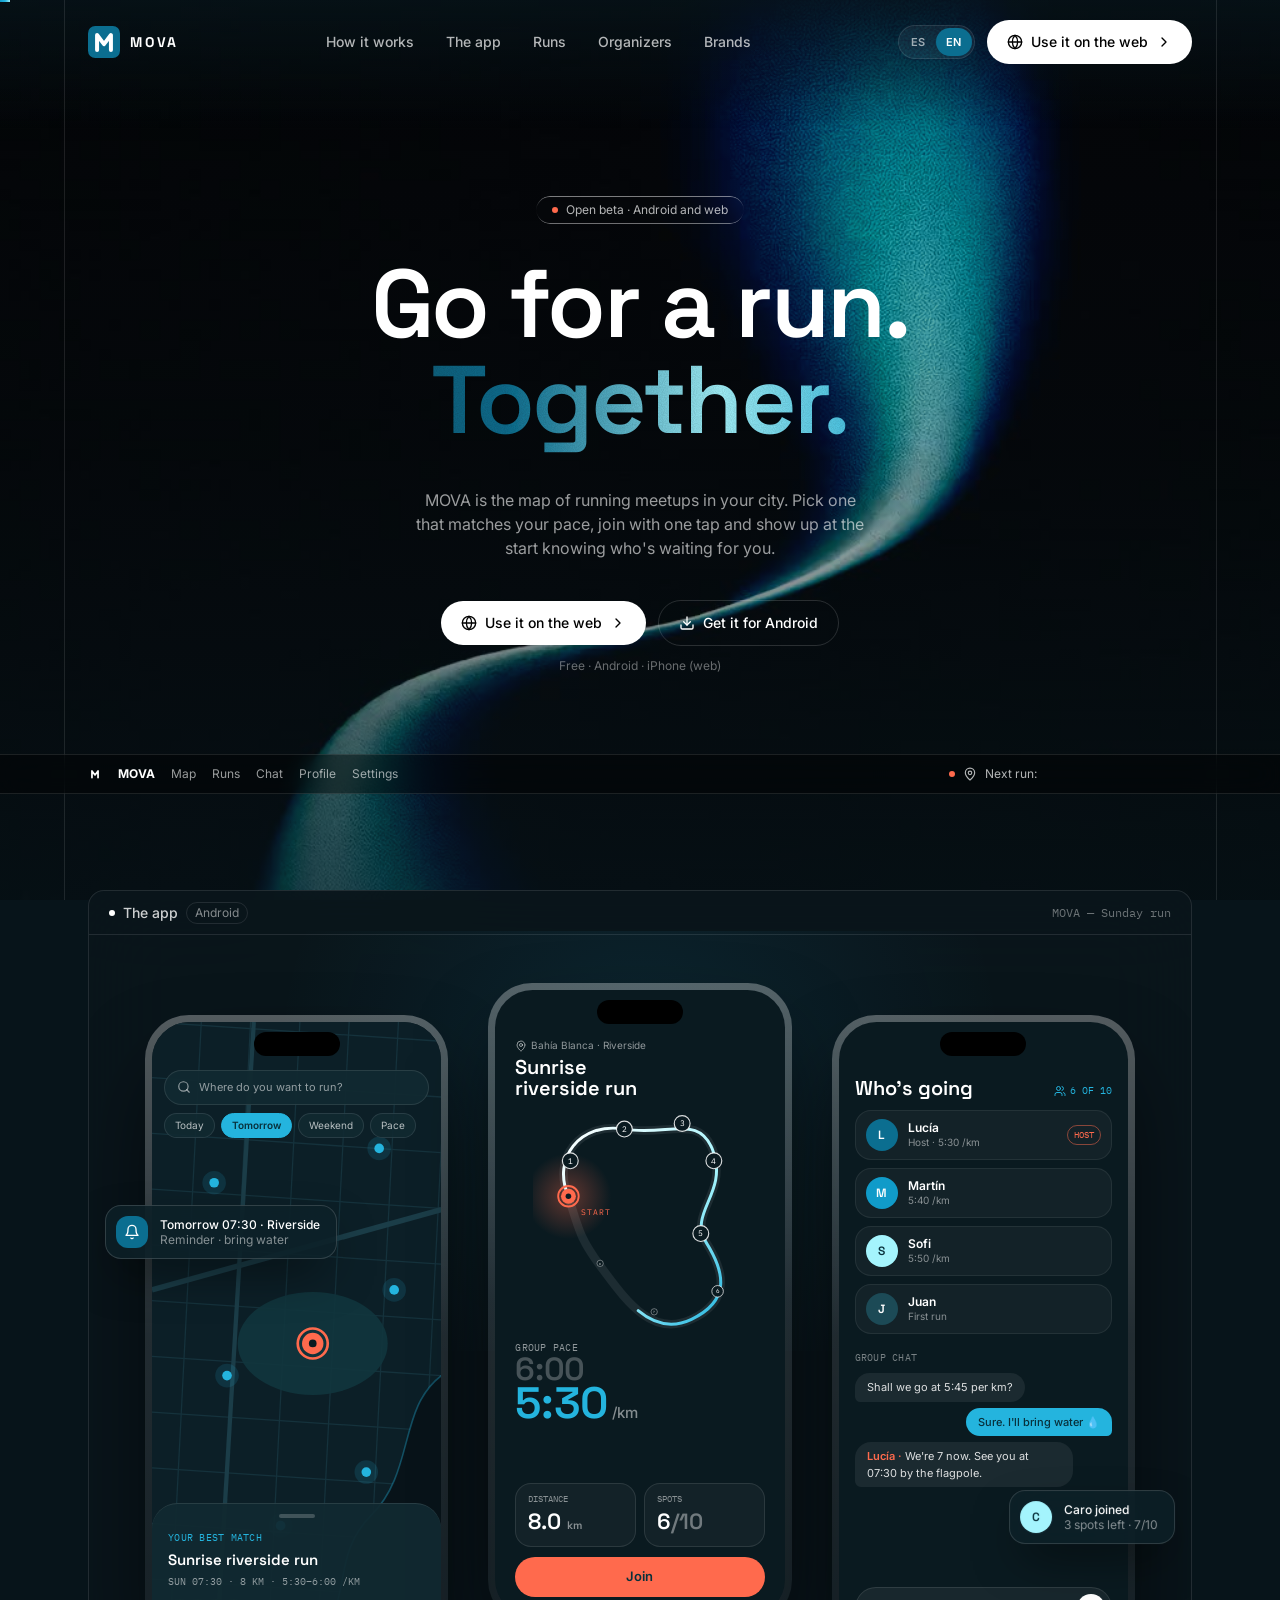
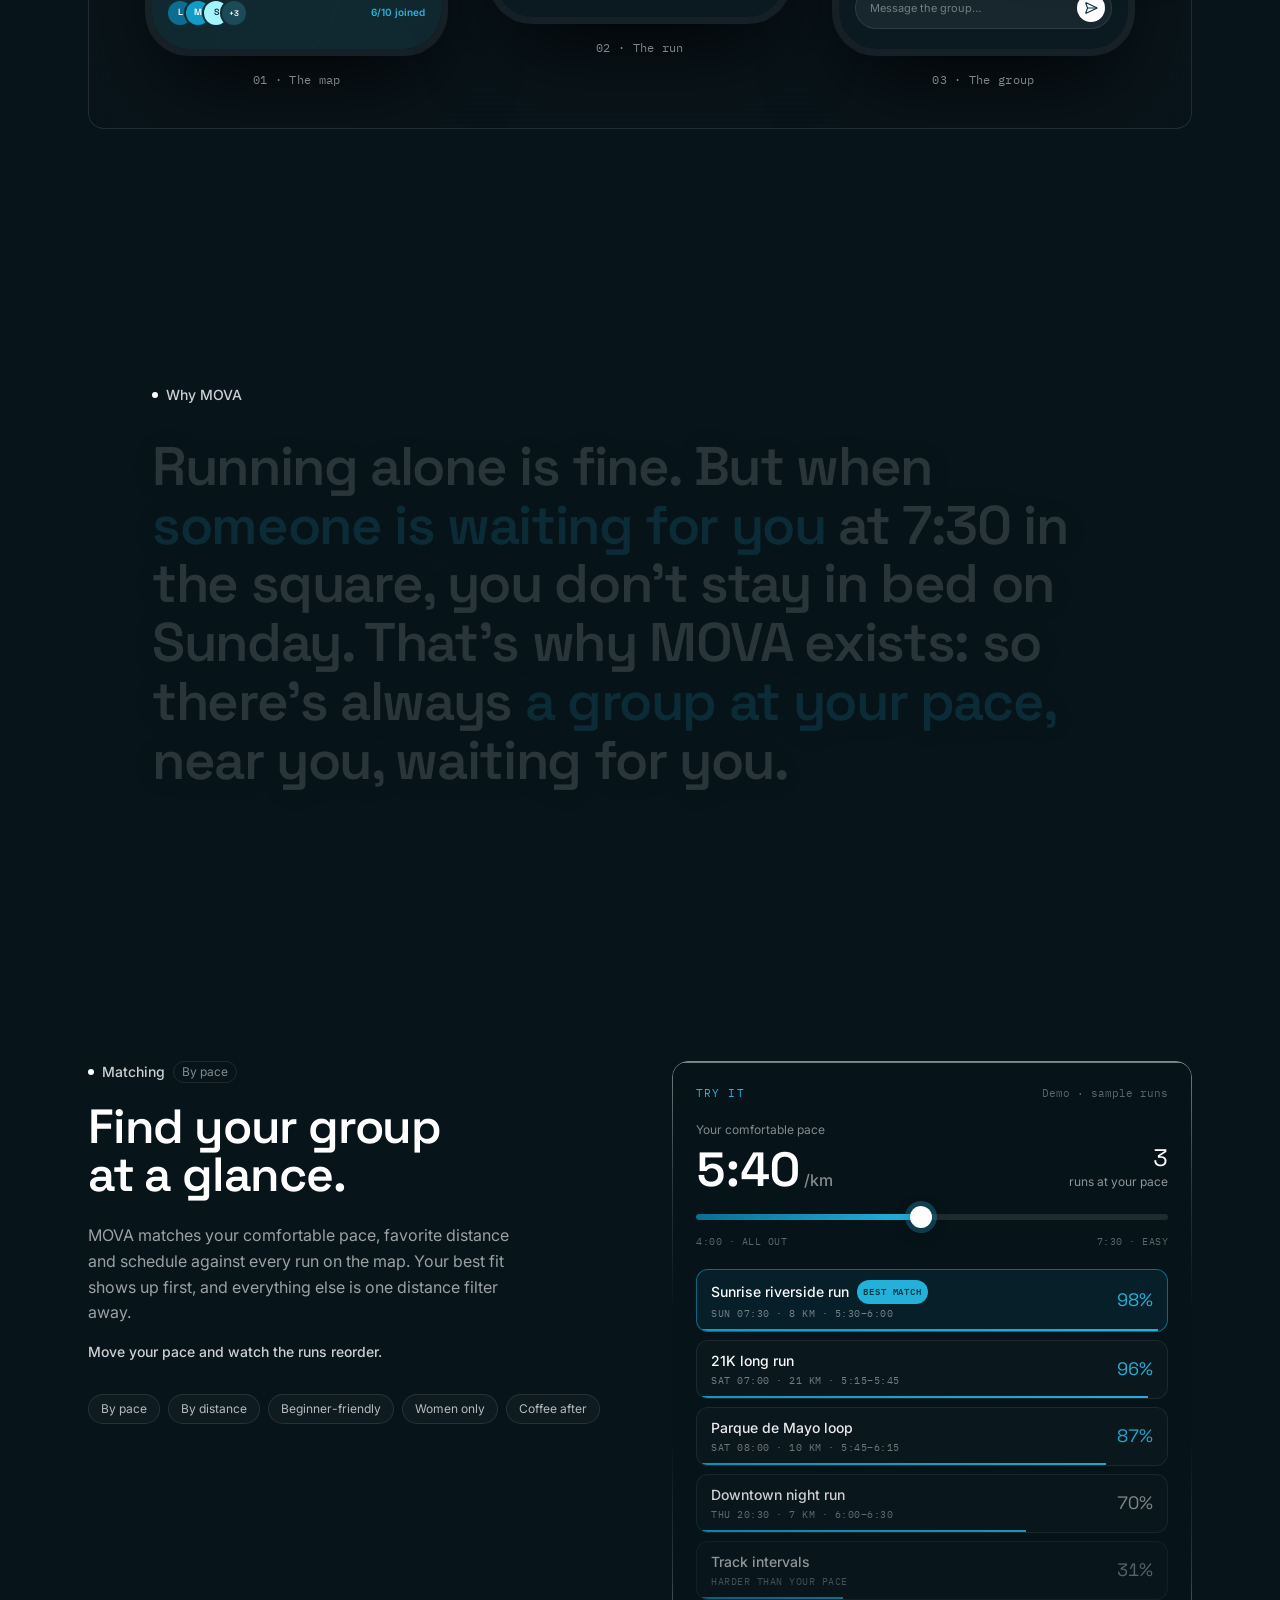
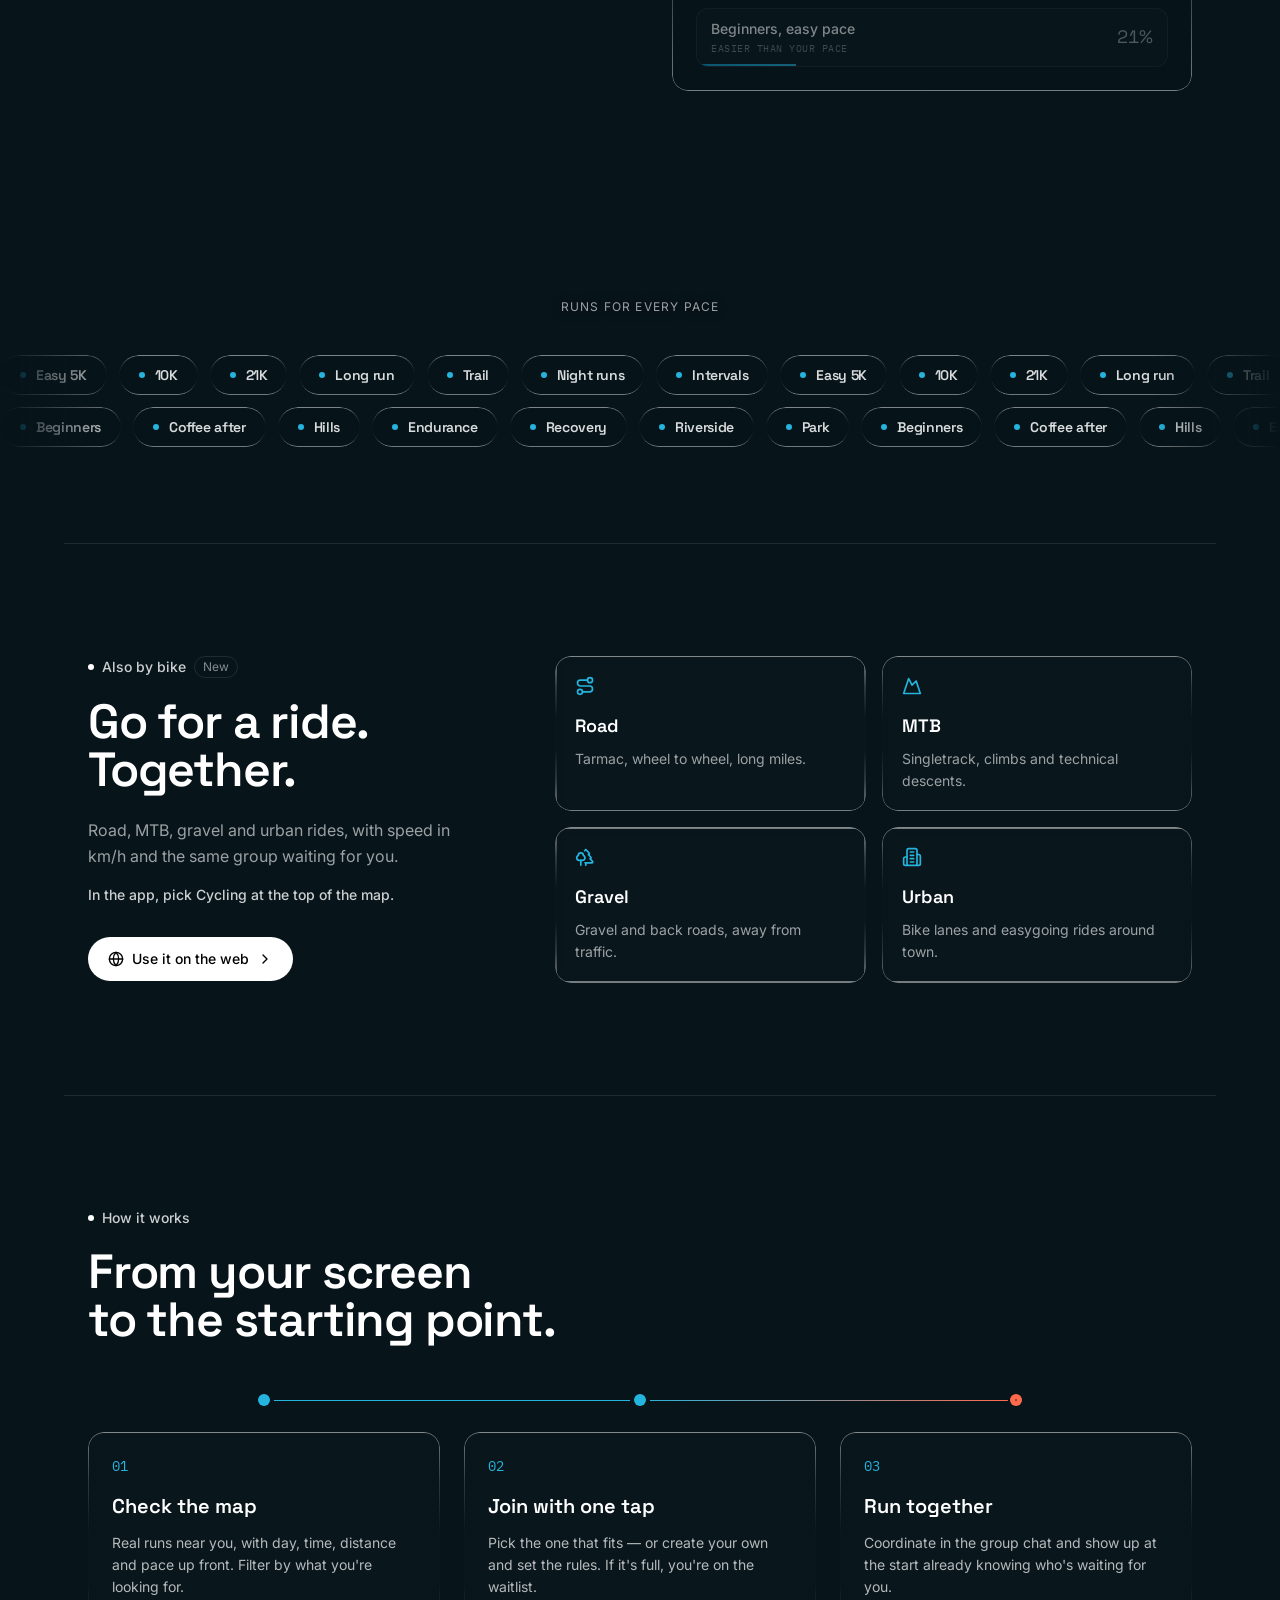
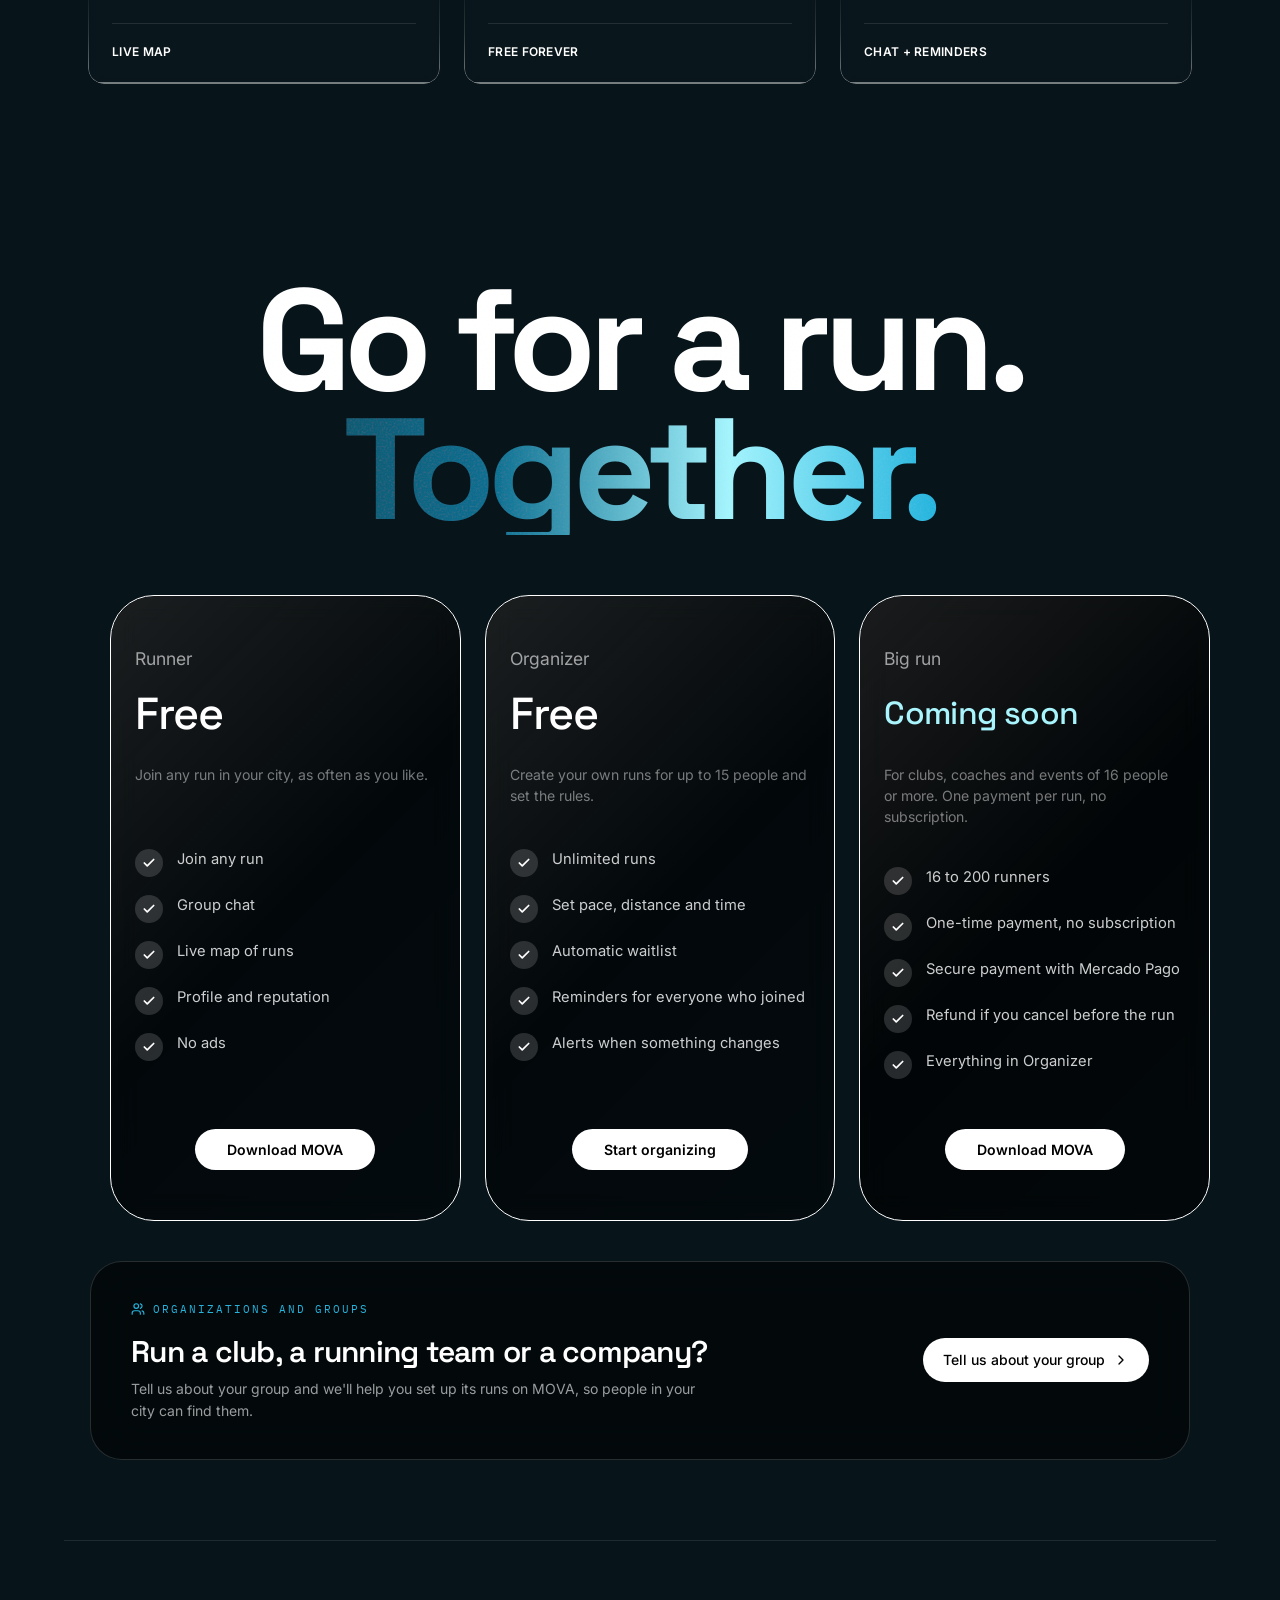
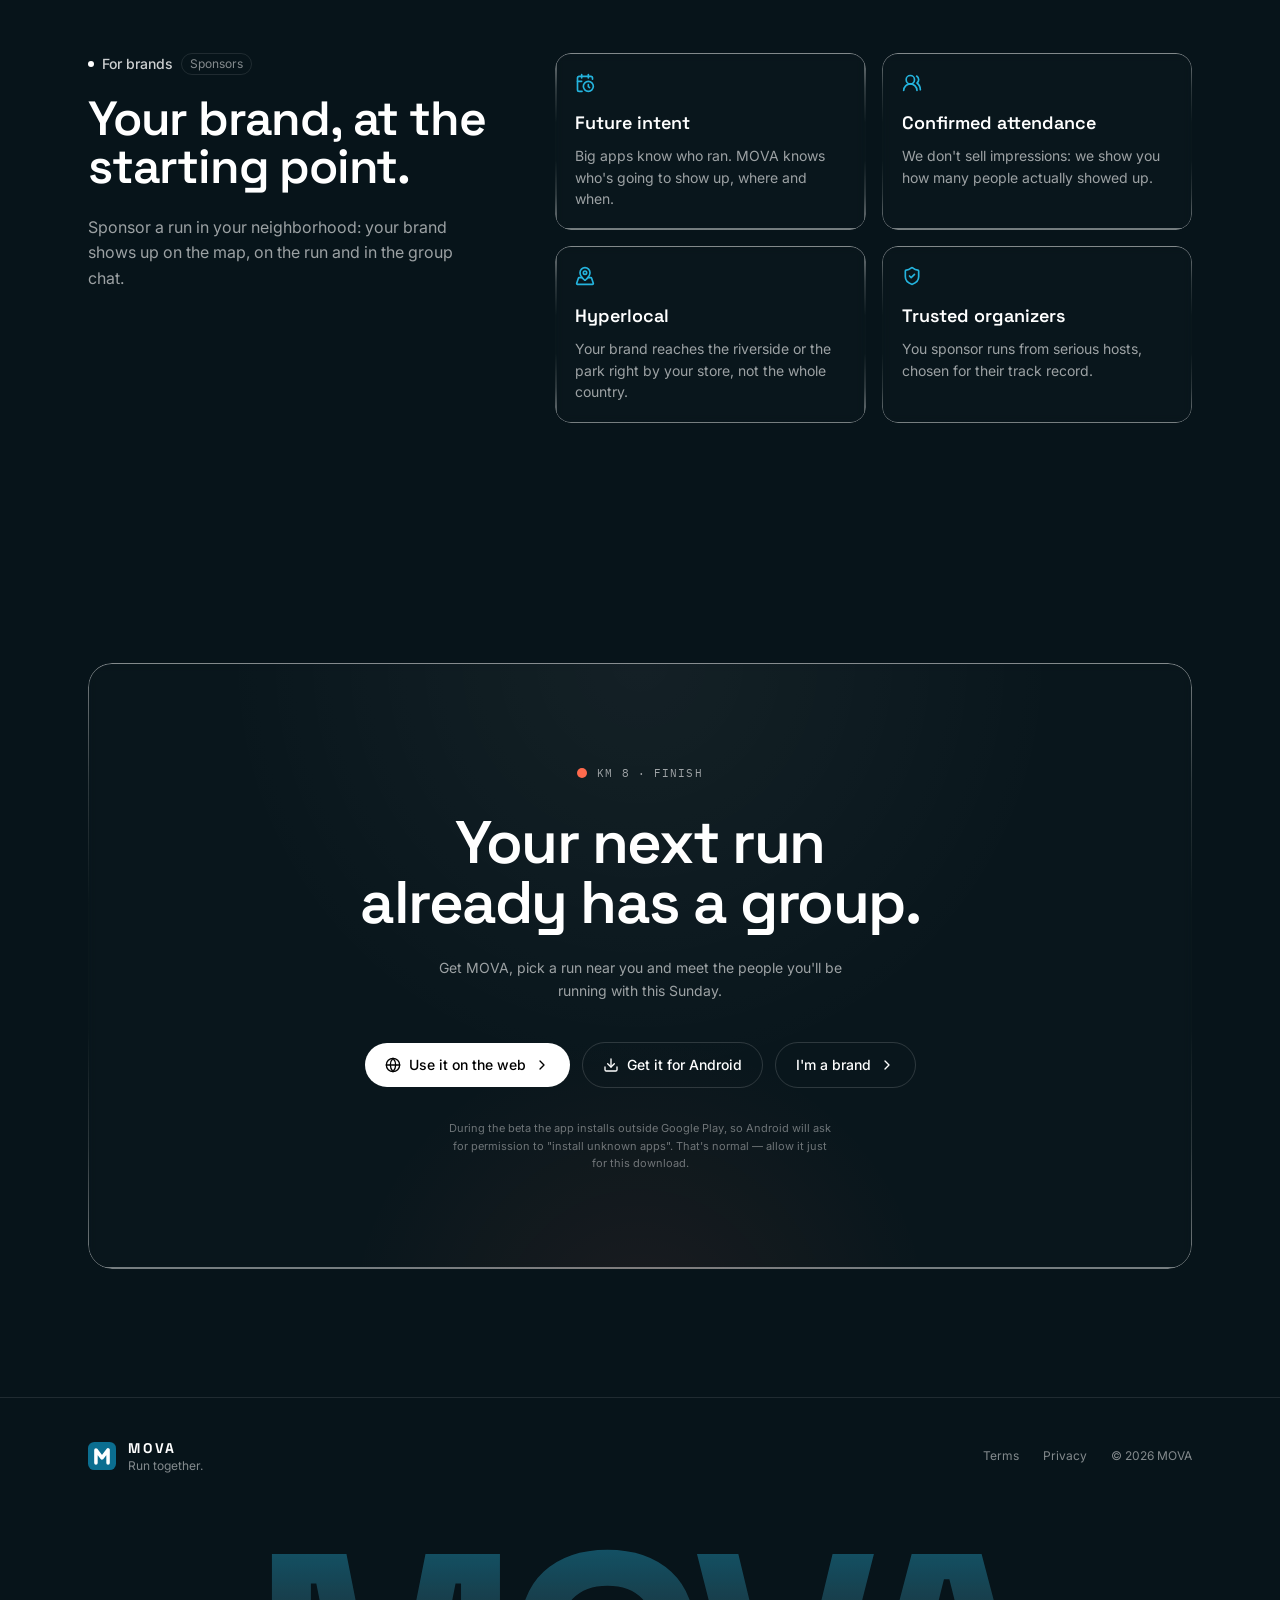
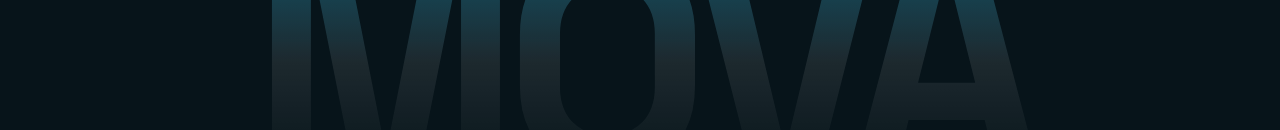
<file: index.html>
<!doctype html>
<html lang="es">
  <head>
    <meta charset="UTF-8" />
    <meta name="viewport" content="width=device-width, initial-scale=1.0" />
    <meta name="theme-color" content="#07141A" />
    <title>MOVA — Salí a correr. Acompañado.</title>
    <meta name="description" content="El mapa de las salidas de running de tu ciudad. Elegí una a tu ritmo, sumate con un toque y corré acompañado." />
    <meta property="og:type" content="website" />
    <meta property="og:title" content="MOVA — Salí a correr. Acompañado." />
    <meta property="og:description" content="El mapa de las salidas de running de tu ciudad. Beta abierta para Android." />
    <meta property="og:url" content="https://movarun.com" />
    <link rel="canonical" href="https://movarun.com/" />
    <link rel="icon" type="image/svg+xml" href="/favicon.svg" />
    <script type="module" crossorigin src="/assets/index-BPPcQnPC.js"></script>
    <link rel="stylesheet" crossorigin href="/assets/index-G-RsjGoV.css">
  </head>
  <body>
    <div id="root"></div>
  </body>
</html>
</file>
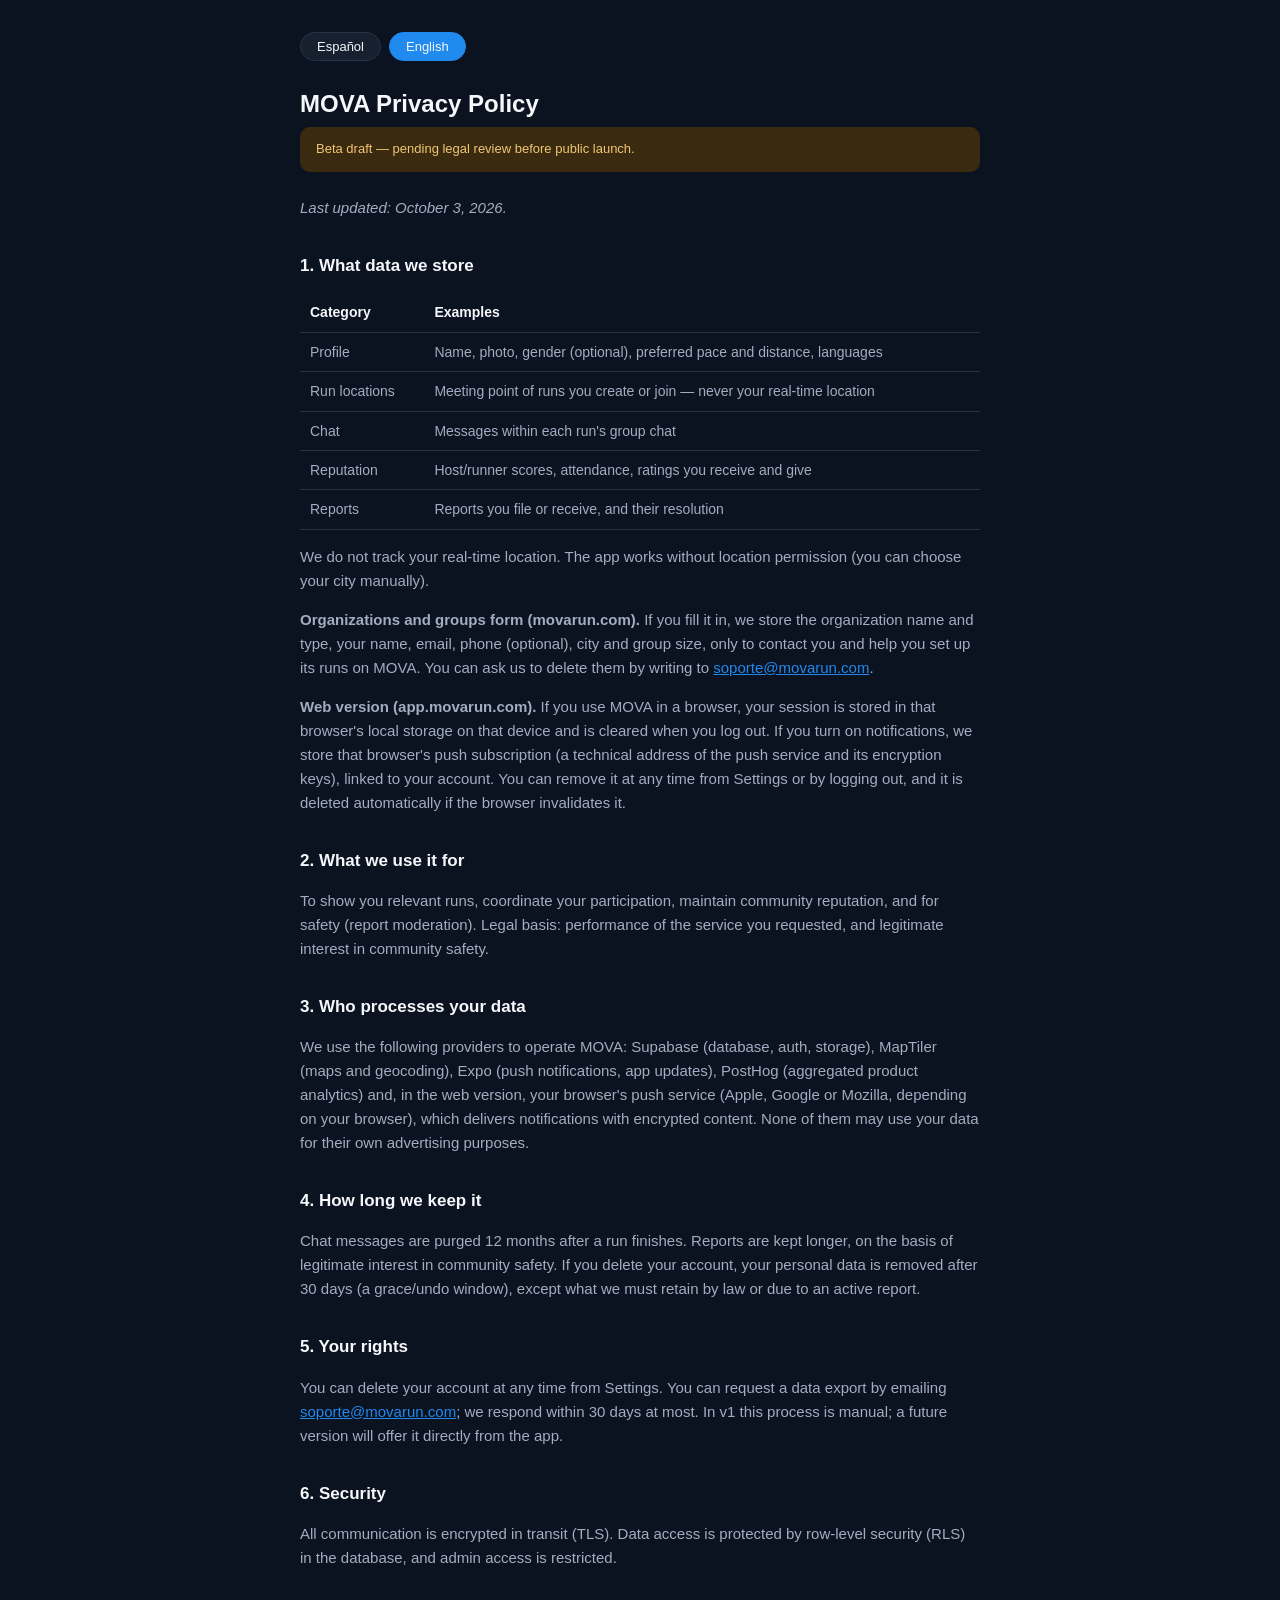
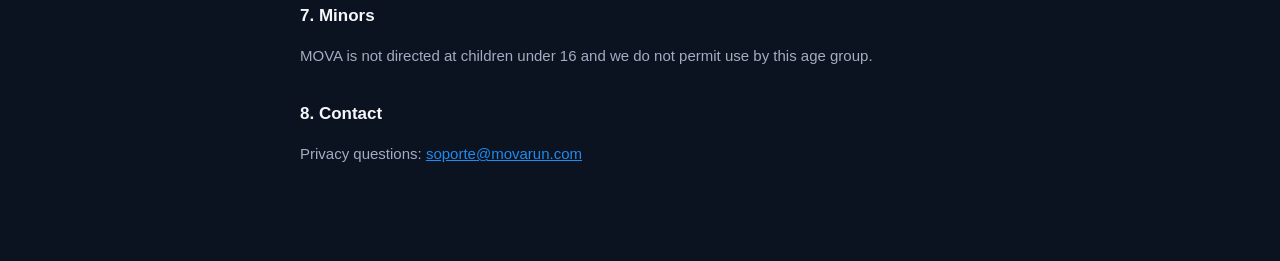
<file: privacy/index.html>
<!DOCTYPE html>
<html lang="es">
  <head>
    <meta charset="utf-8" />
    <meta name="viewport" content="width=device-width, initial-scale=1" />
    <title>MOVA — Política de Privacidad</title>
    <style>
      body {
        margin: 0;
        background: #0b1220;
        color: #f5f7fa;
        font-family: -apple-system, BlinkMacSystemFont, 'Segoe UI', Roboto, sans-serif;
        line-height: 1.6;
      }
      .wrap {
        max-width: 680px;
        margin: 0 auto;
        padding: 32px 24px 80px;
      }
      h1 {
        font-size: 24px;
        margin-bottom: 4px;
      }
      h2 {
        font-size: 17px;
        margin-top: 32px;
        color: #f5f7fa;
      }
      p, li {
        color: #a3adc2;
        font-size: 15px;
      }
      table {
        width: 100%;
        border-collapse: collapse;
        margin-top: 12px;
        font-size: 14px;
      }
      th, td {
        text-align: left;
        padding: 8px 10px;
        border-bottom: 1px solid #253247;
        color: #a3adc2;
      }
      th {
        color: #f5f7fa;
      }
      .draft-banner {
        background: #3a2a10;
        color: #f0c674;
        border-radius: 10px;
        padding: 12px 16px;
        font-size: 13px;
        margin-bottom: 24px;
      }
      .lang-switch {
        display: flex;
        gap: 8px;
        margin-bottom: 24px;
      }
      .lang-switch button {
        background: #16202f;
        color: #f5f7fa;
        border: 1px solid #253247;
        border-radius: 999px;
        padding: 6px 16px;
        font-size: 13px;
        cursor: pointer;
      }
      .lang-switch button.active {
        background: #208aef;
        border-color: #208aef;
      }
      .lang { display: none; }
      .lang.active { display: block; }
      a { color: #208aef; }
    </style>
  </head>
  <body>
    <div class="wrap">
      <div class="lang-switch">
        <button id="btn-es" class="active" onclick="setLang('es')">Español</button>
        <button id="btn-en" onclick="setLang('en')">English</button>
      </div>

      <div id="lang-es" class="lang active">
        <h1>Política de Privacidad de MOVA</h1>
        <div class="draft-banner">Borrador para beta — revisión legal pendiente antes del lanzamiento público.</div>
        <p><em>Última actualización: 3 de octubre de 2026.</em></p>

        <h2>1. Qué datos guardamos</h2>
        <table>
          <tr><th>Categoría</th><th>Ejemplos</th></tr>
          <tr><td>Perfil</td><td>Nombre, foto, género (opcional), ritmo y distancia preferidos, idiomas</td></tr>
          <tr><td>Ubicación de salidas</td><td>Punto de encuentro de las salidas que creás o a las que te unís — nunca tu ubicación en tiempo real</td></tr>
          <tr><td>Chat</td><td>Mensajes dentro del chat grupal de cada salida</td></tr>
          <tr><td>Reputación</td><td>Puntajes de host/runner, asistencia, calificaciones que recibís y das</td></tr>
          <tr><td>Reportes</td><td>Reportes que hacés o que recibís, y su resolución</td></tr>
        </table>
        <p>No registramos tu ubicación en tiempo real. La app funciona sin permiso de ubicación (podés elegir tu ciudad manualmente).</p>
        <p><strong>Formulario de organizaciones y grupos (movarun.com).</strong> Si lo completás, guardamos el nombre y tipo de la organización, tu nombre, email, teléfono (opcional), ciudad y tamaño del grupo, solo para contactarte y ayudarte a armar sus salidas en MOVA. Podés pedir que los borremos escribiendo a <a href="mailto:soporte@movarun.com">soporte@movarun.com</a>.</p>
        <p><strong>Versión web (app.movarun.com).</strong> Si usás MOVA desde el navegador, tu sesión se guarda en el almacenamiento local del navegador de ese dispositivo y se borra al cerrar sesión. Si activás los avisos, guardamos la suscripción de avisos de ese navegador (una dirección técnica del servicio de avisos y sus claves de cifrado), asociada a tu cuenta. Podés darla de baja cuando quieras desde Configuración o cerrando sesión, y se borra sola si el navegador la invalida.</p>

        <h2>2. Para qué los usamos</h2>
        <p>Para mostrarte salidas relevantes, coordinar tu participación, mantener la reputación de la comunidad, y para seguridad (moderación de reportes). Base legal: ejecución del servicio que pediste, e interés legítimo en la seguridad de la comunidad.</p>

        <h2>3. Quién procesa tus datos</h2>
        <p>Usamos los siguientes proveedores para operar MOVA: Supabase (base de datos, autenticación, almacenamiento), MapTiler (mapas y geocodificación), Expo (notificaciones push, actualizaciones de la app), PostHog (analítica de producto, agregada) y, en la versión web, el servicio de avisos de tu navegador (Apple, Google o Mozilla, según el que uses), que entrega los avisos con el contenido cifrado. Ninguno de ellos puede usar tus datos para fines propios de publicidad.</p>

        <h2>4. Cuánto tiempo los guardamos</h2>
        <p>Los mensajes de chat se purgan 12 meses después de finalizada la salida. Los reportes se conservan por más tiempo, por interés legítimo en la seguridad de la comunidad. Si borrás tu cuenta, tus datos personales se eliminan a los 30 días (ventana de arrepentimiento), salvo lo que debamos conservar por ley o por un reporte activo.</p>

        <h2>5. Tus derechos</h2>
        <p>Podés borrar tu cuenta en cualquier momento desde Configuración. Podés pedir una exportación de tus datos escribiendo a <a href="mailto:soporte@movarun.com">soporte@movarun.com</a>; respondemos en un plazo máximo de 30 días. En v1 este proceso es manual; una versión futura lo va a ofrecer directamente desde la app.</p>

        <h2>6. Seguridad</h2>
        <p>Toda la comunicación viaja cifrada (TLS). El acceso a los datos está protegido por reglas a nivel de fila (RLS) en la base de datos, y el acceso administrativo está restringido.</p>

        <h2>7. Menores</h2>
        <p>MOVA no está dirigido a menores de 16 años y no permitimos su uso por parte de esta franja etaria.</p>

        <h2>8. Contacto</h2>
        <p>Preguntas sobre privacidad: <a href="mailto:soporte@movarun.com">soporte@movarun.com</a></p>
      </div>

      <div id="lang-en" class="lang">
        <h1>MOVA Privacy Policy</h1>
        <div class="draft-banner">Beta draft — pending legal review before public launch.</div>
        <p><em>Last updated: October 3, 2026.</em></p>

        <h2>1. What data we store</h2>
        <table>
          <tr><th>Category</th><th>Examples</th></tr>
          <tr><td>Profile</td><td>Name, photo, gender (optional), preferred pace and distance, languages</td></tr>
          <tr><td>Run locations</td><td>Meeting point of runs you create or join — never your real-time location</td></tr>
          <tr><td>Chat</td><td>Messages within each run's group chat</td></tr>
          <tr><td>Reputation</td><td>Host/runner scores, attendance, ratings you receive and give</td></tr>
          <tr><td>Reports</td><td>Reports you file or receive, and their resolution</td></tr>
        </table>
        <p>We do not track your real-time location. The app works without location permission (you can choose your city manually).</p>
        <p><strong>Organizations and groups form (movarun.com).</strong> If you fill it in, we store the organization name and type, your name, email, phone (optional), city and group size, only to contact you and help you set up its runs on MOVA. You can ask us to delete them by writing to <a href="mailto:soporte@movarun.com">soporte@movarun.com</a>.</p>
        <p><strong>Web version (app.movarun.com).</strong> If you use MOVA in a browser, your session is stored in that browser's local storage on that device and is cleared when you log out. If you turn on notifications, we store that browser's push subscription (a technical address of the push service and its encryption keys), linked to your account. You can remove it at any time from Settings or by logging out, and it is deleted automatically if the browser invalidates it.</p>

        <h2>2. What we use it for</h2>
        <p>To show you relevant runs, coordinate your participation, maintain community reputation, and for safety (report moderation). Legal basis: performance of the service you requested, and legitimate interest in community safety.</p>

        <h2>3. Who processes your data</h2>
        <p>We use the following providers to operate MOVA: Supabase (database, auth, storage), MapTiler (maps and geocoding), Expo (push notifications, app updates), PostHog (aggregated product analytics) and, in the web version, your browser's push service (Apple, Google or Mozilla, depending on your browser), which delivers notifications with encrypted content. None of them may use your data for their own advertising purposes.</p>

        <h2>4. How long we keep it</h2>
        <p>Chat messages are purged 12 months after a run finishes. Reports are kept longer, on the basis of legitimate interest in community safety. If you delete your account, your personal data is removed after 30 days (a grace/undo window), except what we must retain by law or due to an active report.</p>

        <h2>5. Your rights</h2>
        <p>You can delete your account at any time from Settings. You can request a data export by emailing <a href="mailto:soporte@movarun.com">soporte@movarun.com</a>; we respond within 30 days at most. In v1 this process is manual; a future version will offer it directly from the app.</p>

        <h2>6. Security</h2>
        <p>All communication is encrypted in transit (TLS). Data access is protected by row-level security (RLS) in the database, and admin access is restricted.</p>

        <h2>7. Minors</h2>
        <p>MOVA is not directed at children under 16 and we do not permit use by this age group.</p>

        <h2>8. Contact</h2>
        <p>Privacy questions: <a href="mailto:soporte@movarun.com">soporte@movarun.com</a></p>
      </div>
    </div>
    <script>
      function setLang(lang) {
        document.getElementById('lang-es').classList.toggle('active', lang === 'es');
        document.getElementById('lang-en').classList.toggle('active', lang === 'en');
        document.getElementById('btn-es').classList.toggle('active', lang === 'es');
        document.getElementById('btn-en').classList.toggle('active', lang === 'en');
      }
      if (!navigator.language.startsWith('es')) setLang('en');
    </script>
  </body>
</html>
</file>
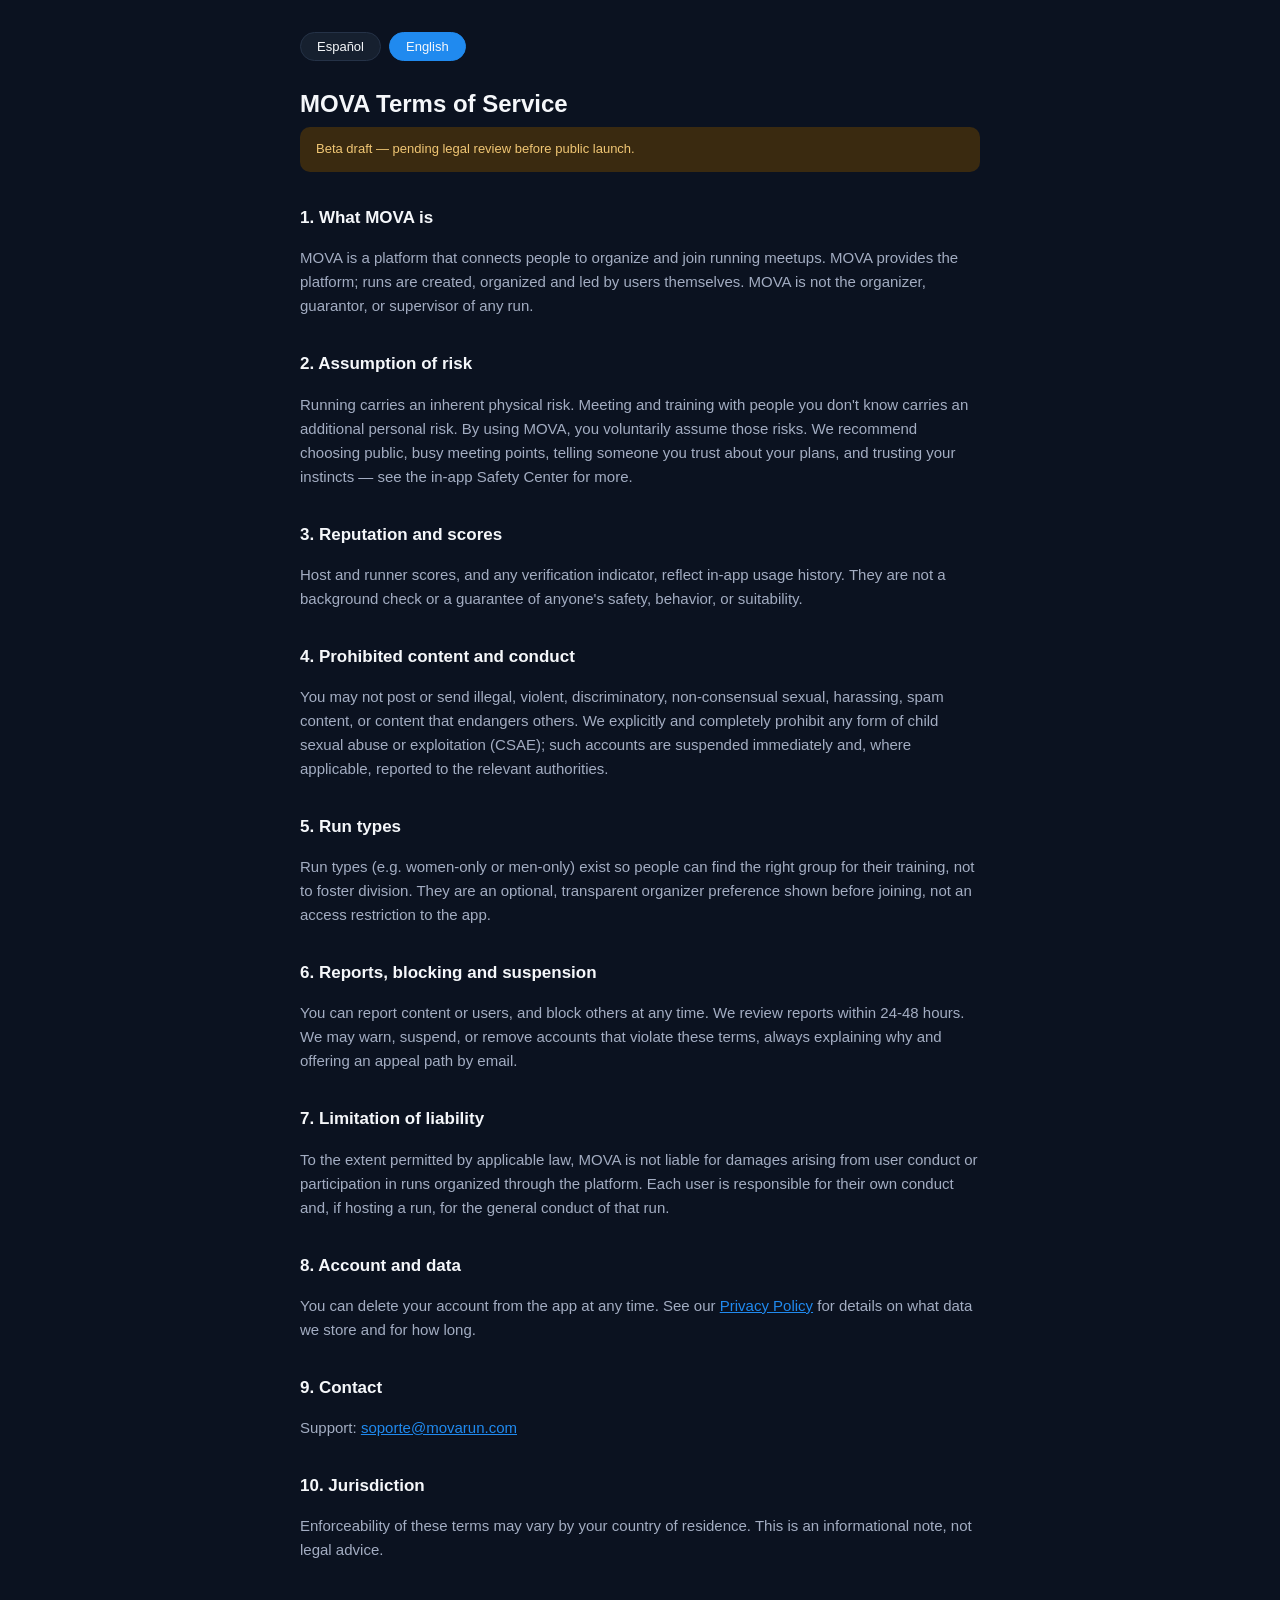
<file: terms/index.html>
<!DOCTYPE html>
<html lang="es">
  <head>
    <meta charset="utf-8" />
    <meta name="viewport" content="width=device-width, initial-scale=1" />
    <title>MOVA — Términos de Servicio</title>
    <style>
      body {
        margin: 0;
        background: #0b1220;
        color: #f5f7fa;
        font-family: -apple-system, BlinkMacSystemFont, 'Segoe UI', Roboto, sans-serif;
        line-height: 1.6;
      }
      .wrap {
        max-width: 680px;
        margin: 0 auto;
        padding: 32px 24px 80px;
      }
      h1 {
        font-size: 24px;
        margin-bottom: 4px;
      }
      h2 {
        font-size: 17px;
        margin-top: 32px;
        color: #f5f7fa;
      }
      p, li {
        color: #a3adc2;
        font-size: 15px;
      }
      .draft-banner {
        background: #3a2a10;
        color: #f0c674;
        border-radius: 10px;
        padding: 12px 16px;
        font-size: 13px;
        margin-bottom: 24px;
      }
      .lang-switch {
        display: flex;
        gap: 8px;
        margin-bottom: 24px;
      }
      .lang-switch button {
        background: #16202f;
        color: #f5f7fa;
        border: 1px solid #253247;
        border-radius: 999px;
        padding: 6px 16px;
        font-size: 13px;
        cursor: pointer;
      }
      .lang-switch button.active {
        background: #208aef;
        border-color: #208aef;
      }
      .lang { display: none; }
      .lang.active { display: block; }
      a { color: #208aef; }
    </style>
  </head>
  <body>
    <div class="wrap">
      <div class="lang-switch">
        <button id="btn-es" class="active" onclick="setLang('es')">Español</button>
        <button id="btn-en" onclick="setLang('en')">English</button>
      </div>

      <div id="lang-es" class="lang active">
        <h1>Términos de Servicio de MOVA</h1>
        <div class="draft-banner">Borrador para beta — revisión legal pendiente antes del lanzamiento público.</div>

        <h2>1. Qué es MOVA</h2>
        <p>MOVA es una plataforma que conecta a personas para organizar y sumarse a salidas de running. MOVA provee la plataforma; las salidas las crean, organizan y conducen los propios usuarios. MOVA no es organizador, garante ni supervisor de ninguna salida.</p>

        <h2>2. Asunción de riesgo</h2>
        <p>Correr implica un riesgo físico inherente. Encontrarse y entrenar con personas que no conocés implica un riesgo personal adicional. Al usar MOVA, asumís voluntariamente esos riesgos. Te recomendamos elegir puntos de encuentro públicos y concurridos, avisar a alguien de confianza sobre tus planes, y confiar en tu instinto — más detalles en el Centro de Seguridad de la app.</p>

        <h2>3. Reputación y scores</h2>
        <p>Los puntajes de host y de runner, y cualquier indicador de verificación, reflejan el historial de uso de la app. No son una verificación de antecedentes ni una garantía de seguridad, comportamiento o idoneidad de ninguna persona.</p>

        <h2>4. Contenido y conducta prohibidos</h2>
        <p>No está permitido publicar ni enviar contenido ilegal, violento, discriminatorio, sexual no consentido, de acoso, spam, ni que ponga en riesgo a otras personas. Prohibimos explícita y totalmente cualquier forma de explotación o abuso sexual infantil (CSAE); estas cuentas se suspenden de inmediato y, cuando corresponde, se reporta a las autoridades pertinentes.</p>

        <h2>5. Tipos de salida</h2>
        <p>Los tipos de salida (por ejemplo, solo mujeres o solo hombres) existen para que las personas encuentren el grupo adecuado para su entrenamiento, no para fomentar divisiones. Son una preferencia de organización, opcional y transparente antes de unirse, no una restricción de acceso a la app.</p>

        <h2>6. Reportes, bloqueo y suspensión</h2>
        <p>Podés reportar contenido o usuarios, y bloquear a otras personas en cualquier momento. Revisamos los reportes dentro de las 24-48 horas. Podemos advertir, suspender o eliminar cuentas que incumplan estos términos, explicando siempre el motivo y ofreciendo una vía de apelación por email.</p>

        <h2>7. Límite de responsabilidad</h2>
        <p>En la medida permitida por la ley aplicable, MOVA no es responsable por daños derivados de la conducta de los usuarios o de la participación en salidas organizadas a través de la plataforma. Cada usuario es responsable de su propia conducta y, si organiza una salida, de la conducta general de esa salida.</p>

        <h2>8. Cuenta y datos</h2>
        <p>Podés borrar tu cuenta desde la app en cualquier momento. Ver nuestra <a href="/privacy">Política de Privacidad</a> para el detalle de qué datos guardamos y por cuánto tiempo.</p>

        <h2>9. Contacto</h2>
        <p>Soporte: <a href="mailto:soporte@movarun.com">soporte@movarun.com</a></p>

        <h2>10. Jurisdicción</h2>
        <p>La exigibilidad de estos términos puede variar según tu país de residencia. Esta es una nota informativa, no asesoramiento legal.</p>
      </div>

      <div id="lang-en" class="lang">
        <h1>MOVA Terms of Service</h1>
        <div class="draft-banner">Beta draft — pending legal review before public launch.</div>

        <h2>1. What MOVA is</h2>
        <p>MOVA is a platform that connects people to organize and join running meetups. MOVA provides the platform; runs are created, organized and led by users themselves. MOVA is not the organizer, guarantor, or supervisor of any run.</p>

        <h2>2. Assumption of risk</h2>
        <p>Running carries an inherent physical risk. Meeting and training with people you don't know carries an additional personal risk. By using MOVA, you voluntarily assume those risks. We recommend choosing public, busy meeting points, telling someone you trust about your plans, and trusting your instincts — see the in-app Safety Center for more.</p>

        <h2>3. Reputation and scores</h2>
        <p>Host and runner scores, and any verification indicator, reflect in-app usage history. They are not a background check or a guarantee of anyone's safety, behavior, or suitability.</p>

        <h2>4. Prohibited content and conduct</h2>
        <p>You may not post or send illegal, violent, discriminatory, non-consensual sexual, harassing, spam content, or content that endangers others. We explicitly and completely prohibit any form of child sexual abuse or exploitation (CSAE); such accounts are suspended immediately and, where applicable, reported to the relevant authorities.</p>

        <h2>5. Run types</h2>
        <p>Run types (e.g. women-only or men-only) exist so people can find the right group for their training, not to foster division. They are an optional, transparent organizer preference shown before joining, not an access restriction to the app.</p>

        <h2>6. Reports, blocking and suspension</h2>
        <p>You can report content or users, and block others at any time. We review reports within 24-48 hours. We may warn, suspend, or remove accounts that violate these terms, always explaining why and offering an appeal path by email.</p>

        <h2>7. Limitation of liability</h2>
        <p>To the extent permitted by applicable law, MOVA is not liable for damages arising from user conduct or participation in runs organized through the platform. Each user is responsible for their own conduct and, if hosting a run, for the general conduct of that run.</p>

        <h2>8. Account and data</h2>
        <p>You can delete your account from the app at any time. See our <a href="/privacy">Privacy Policy</a> for details on what data we store and for how long.</p>

        <h2>9. Contact</h2>
        <p>Support: <a href="mailto:soporte@movarun.com">soporte@movarun.com</a></p>

        <h2>10. Jurisdiction</h2>
        <p>Enforceability of these terms may vary by your country of residence. This is an informational note, not legal advice.</p>
      </div>
    </div>
    <script>
      function setLang(lang) {
        document.getElementById('lang-es').classList.toggle('active', lang === 'es');
        document.getElementById('lang-en').classList.toggle('active', lang === 'en');
        document.getElementById('btn-es').classList.toggle('active', lang === 'es');
        document.getElementById('btn-en').classList.toggle('active', lang === 'en');
      }
      if (!navigator.language.startsWith('es')) setLang('en');
    </script>
  </body>
</html>
</file>
<file: assets/index-G-RsjGoV.css>
@import"https://fonts.googleapis.com/css2?family=Inter:wght@400;500;600;700;800;900&family=Space+Grotesk:wght@500;600;700&family=IBM+Plex+Mono:wght@400;500&display=swap";*,:before,:after{--tw-border-spacing-x: 0;--tw-border-spacing-y: 0;--tw-translate-x: 0;--tw-translate-y: 0;--tw-rotate: 0;--tw-skew-x: 0;--tw-skew-y: 0;--tw-scale-x: 1;--tw-scale-y: 1;--tw-pan-x: ;--tw-pan-y: ;--tw-pinch-zoom: ;--tw-scroll-snap-strictness: proximity;--tw-gradient-from-position: ;--tw-gradient-via-position: ;--tw-gradient-to-position: ;--tw-ordinal: ;--tw-slashed-zero: ;--tw-numeric-figure: ;--tw-numeric-spacing: ;--tw-numeric-fraction: ;--tw-ring-inset: ;--tw-ring-offset-width: 0px;--tw-ring-offset-color: #fff;--tw-ring-color: rgb(59 130 246 / .5);--tw-ring-offset-shadow: 0 0 #0000;--tw-ring-shadow: 0 0 #0000;--tw-shadow: 0 0 #0000;--tw-shadow-colored: 0 0 #0000;--tw-blur: ;--tw-brightness: ;--tw-contrast: ;--tw-grayscale: ;--tw-hue-rotate: ;--tw-invert: ;--tw-saturate: ;--tw-sepia: ;--tw-drop-shadow: ;--tw-backdrop-blur: ;--tw-backdrop-brightness: ;--tw-backdrop-contrast: ;--tw-backdrop-grayscale: ;--tw-backdrop-hue-rotate: ;--tw-backdrop-invert: ;--tw-backdrop-opacity: ;--tw-backdrop-saturate: ;--tw-backdrop-sepia: ;--tw-contain-size: ;--tw-contain-layout: ;--tw-contain-paint: ;--tw-contain-style: }::backdrop{--tw-border-spacing-x: 0;--tw-border-spacing-y: 0;--tw-translate-x: 0;--tw-translate-y: 0;--tw-rotate: 0;--tw-skew-x: 0;--tw-skew-y: 0;--tw-scale-x: 1;--tw-scale-y: 1;--tw-pan-x: ;--tw-pan-y: ;--tw-pinch-zoom: ;--tw-scroll-snap-strictness: proximity;--tw-gradient-from-position: ;--tw-gradient-via-position: ;--tw-gradient-to-position: ;--tw-ordinal: ;--tw-slashed-zero: ;--tw-numeric-figure: ;--tw-numeric-spacing: ;--tw-numeric-fraction: ;--tw-ring-inset: ;--tw-ring-offset-width: 0px;--tw-ring-offset-color: #fff;--tw-ring-color: rgb(59 130 246 / .5);--tw-ring-offset-shadow: 0 0 #0000;--tw-ring-shadow: 0 0 #0000;--tw-shadow: 0 0 #0000;--tw-shadow-colored: 0 0 #0000;--tw-blur: ;--tw-brightness: ;--tw-contrast: ;--tw-grayscale: ;--tw-hue-rotate: ;--tw-invert: ;--tw-saturate: ;--tw-sepia: ;--tw-drop-shadow: ;--tw-backdrop-blur: ;--tw-backdrop-brightness: ;--tw-backdrop-contrast: ;--tw-backdrop-grayscale: ;--tw-backdrop-hue-rotate: ;--tw-backdrop-invert: ;--tw-backdrop-opacity: ;--tw-backdrop-saturate: ;--tw-backdrop-sepia: ;--tw-contain-size: ;--tw-contain-layout: ;--tw-contain-paint: ;--tw-contain-style: }*,:before,:after{box-sizing:border-box;border-width:0;border-style:solid;border-color:#e5e7eb}:before,:after{--tw-content: ""}html,:host{line-height:1.5;-webkit-text-size-adjust:100%;-moz-tab-size:4;-o-tab-size:4;tab-size:4;font-family:Inter,system-ui,sans-serif;font-feature-settings:normal;font-variation-settings:normal;-webkit-tap-highlight-color:transparent}body{margin:0;line-height:inherit}hr{height:0;color:inherit;border-top-width:1px}abbr:where([title]){-webkit-text-decoration:underline dotted;text-decoration:underline dotted}h1,h2,h3,h4,h5,h6{font-size:inherit;font-weight:inherit}a{color:inherit;text-decoration:inherit}b,strong{font-weight:bolder}code,kbd,samp,pre{font-family:IBM Plex Mono,ui-monospace,monospace;font-feature-settings:normal;font-variation-settings:normal;font-size:1em}small{font-size:80%}sub,sup{font-size:75%;line-height:0;position:relative;vertical-align:baseline}sub{bottom:-.25em}sup{top:-.5em}table{text-indent:0;border-color:inherit;border-collapse:collapse}button,input,optgroup,select,textarea{font-family:inherit;font-feature-settings:inherit;font-variation-settings:inherit;font-size:100%;font-weight:inherit;line-height:inherit;letter-spacing:inherit;color:inherit;margin:0;padding:0}button,select{text-transform:none}button,input:where([type=button]),input:where([type=reset]),input:where([type=submit]){-webkit-appearance:button;background-color:transparent;background-image:none}:-moz-focusring{outline:auto}:-moz-ui-invalid{box-shadow:none}progress{vertical-align:baseline}::-webkit-inner-spin-button,::-webkit-outer-spin-button{height:auto}[type=search]{-webkit-appearance:textfield;outline-offset:-2px}::-webkit-search-decoration{-webkit-appearance:none}::-webkit-file-upload-button{-webkit-appearance:button;font:inherit}summary{display:list-item}blockquote,dl,dd,h1,h2,h3,h4,h5,h6,hr,figure,p,pre{margin:0}fieldset{margin:0;padding:0}legend{padding:0}ol,ul,menu{list-style:none;margin:0;padding:0}dialog{padding:0}textarea{resize:vertical}input::-moz-placeholder,textarea::-moz-placeholder{opacity:1;color:#9ca3af}input::placeholder,textarea::placeholder{opacity:1;color:#9ca3af}button,[role=button]{cursor:pointer}:disabled{cursor:default}img,svg,video,canvas,audio,iframe,embed,object{display:block;vertical-align:middle}img,video{max-width:100%;height:auto}[hidden]:where(:not([hidden=until-found])){display:none}.pointer-events-none{pointer-events:none}.invisible{visibility:hidden}.fixed{position:fixed}.absolute{position:absolute}.relative{position:relative}.inset-0{top:0;right:0;bottom:0;left:0}.inset-x-0{left:0;right:0}.inset-x-3{left:.75rem;right:.75rem}.inset-y-0{top:0;bottom:0}.-left-\[9999px\]{left:-9999px}.bottom-0{bottom:0}.bottom-\[14vh\]{bottom:14vh}.left-0{left:0}.left-1\/2{left:50%}.left-4{left:1rem}.left-\[calc\(\(100\%_-_3rem\)\/6\)\]{left:calc((100% - 3rem) / 6)}.left-\[calc\(50\%-36rem\)\]{left:calc(50% - 36rem)}.right-4{right:1rem}.right-6{right:1.5rem}.right-\[calc\(\(100\%_-_3rem\)\/6\)\]{right:calc((100% - 3rem) / 6)}.top-0{top:0}.top-1\/2{top:50%}.top-10{top:2.5rem}.top-12{top:3rem}.top-2\.5{top:.625rem}.top-4{top:1rem}.top-\[14vh\]{top:14vh}.top-\[34\%\]{top:34%}.top-\[70\%\]{top:70%}.top-full{top:100%}.-z-10{z-index:-10}.z-0{z-index:0}.z-10{z-index:10}.z-20{z-index:20}.z-30{z-index:30}.z-50{z-index:50}.z-\[100\]{z-index:100}.z-\[15\]{z-index:15}.z-\[1\]{z-index:1}.z-\[3\]{z-index:3}.z-\[5\]{z-index:5}.-m-4{margin:-1rem}.mx-auto{margin-left:auto;margin-right:auto}.mb-12{margin-bottom:3rem}.mb-3{margin-bottom:.75rem}.mb-6{margin-bottom:1.5rem}.mb-8{margin-bottom:2rem}.ml-1{margin-left:.25rem}.mt-0\.5{margin-top:.125rem}.mt-1{margin-top:.25rem}.mt-1\.5{margin-top:.375rem}.mt-10{margin-top:2.5rem}.mt-2{margin-top:.5rem}.mt-2\.5{margin-top:.625rem}.mt-3{margin-top:.75rem}.mt-4{margin-top:1rem}.mt-5{margin-top:1.25rem}.mt-6{margin-top:1.5rem}.mt-7{margin-top:1.75rem}.mt-8{margin-top:2rem}.mt-auto{margin-top:auto}.block{display:block}.inline-block{display:inline-block}.flex{display:flex}.inline-flex{display:inline-flex}.grid{display:grid}.hidden{display:none}.aspect-\[9\/19\.5\]{aspect-ratio:9/19.5}.h-0{height:0px}.h-1{height:.25rem}.h-1\.5{height:.375rem}.h-10{height:2.5rem}.h-11{height:2.75rem}.h-14{height:3.5rem}.h-2{height:.5rem}.h-2\.5{height:.625rem}.h-3{height:.75rem}.h-3\.5{height:.875rem}.h-32{height:8rem}.h-4{height:1rem}.h-5{height:1.25rem}.h-6{height:1.5rem}.h-7{height:1.75rem}.h-8{height:2rem}.h-9{height:2.25rem}.h-\[24px\]{height:24px}.h-\[2px\]{height:2px}.h-\[420px\]{height:420px}.h-full{height:100%}.h-px{height:1px}.max-h-\[92vh\]{max-height:92vh}.min-h-screen{min-height:100vh}.w-0{width:0px}.w-1\.5{width:.375rem}.w-10{width:2.5rem}.w-14{width:3.5rem}.w-2{width:.5rem}.w-2\.5{width:.625rem}.w-3{width:.75rem}.w-3\.5{width:.875rem}.w-4{width:1rem}.w-5{width:1.25rem}.w-6{width:1.5rem}.w-7{width:1.75rem}.w-8{width:2rem}.w-9{width:2.25rem}.w-\[21ch\]{width:21ch}.w-\[248px\]{width:248px}.w-\[86\%\]{width:86%}.w-\[86px\]{width:86px}.w-full{width:100%}.w-px{width:1px}.min-w-0{min-width:0px}.max-w-5xl{max-width:64rem}.max-w-6xl{max-width:72rem}.max-w-\[1100px\]{max-width:1100px}.max-w-\[80\%\]{max-width:80%}.max-w-\[85\%\]{max-width:85%}.max-w-md{max-width:28rem}.max-w-sm{max-width:24rem}.max-w-xl{max-width:36rem}.flex-1{flex:1 1 0%}.shrink-0{flex-shrink:0}.origin-left{transform-origin:left}.origin-top{transform-origin:top}.-translate-x-1\/2{--tw-translate-x: -50%;transform:translate(var(--tw-translate-x),var(--tw-translate-y)) rotate(var(--tw-rotate)) skew(var(--tw-skew-x)) skewY(var(--tw-skew-y)) scaleX(var(--tw-scale-x)) scaleY(var(--tw-scale-y))}.-translate-x-\[calc\(50\%\+36rem\)\]{--tw-translate-x: calc((50% + 36rem)*-1) ;transform:translate(var(--tw-translate-x),var(--tw-translate-y)) rotate(var(--tw-rotate)) skew(var(--tw-skew-x)) skewY(var(--tw-skew-y)) scaleX(var(--tw-scale-x)) scaleY(var(--tw-scale-y))}.-translate-y-1\/2{--tw-translate-y: -50%;transform:translate(var(--tw-translate-x),var(--tw-translate-y)) rotate(var(--tw-rotate)) skew(var(--tw-skew-x)) skewY(var(--tw-skew-y)) scaleX(var(--tw-scale-x)) scaleY(var(--tw-scale-y))}.translate-x-\[calc\(-50\%\+36rem\)\]{--tw-translate-x: calc(-50% + 36rem) ;transform:translate(var(--tw-translate-x),var(--tw-translate-y)) rotate(var(--tw-rotate)) skew(var(--tw-skew-x)) skewY(var(--tw-skew-y)) scaleX(var(--tw-scale-x)) scaleY(var(--tw-scale-y))}.transform{transform:translate(var(--tw-translate-x),var(--tw-translate-y)) rotate(var(--tw-rotate)) skew(var(--tw-skew-x)) skewY(var(--tw-skew-y)) scaleX(var(--tw-scale-x)) scaleY(var(--tw-scale-y))}.select-none{-webkit-user-select:none;-moz-user-select:none;user-select:none}.resize{resize:both}.snap-x{scroll-snap-type:x var(--tw-scroll-snap-strictness)}.snap-mandatory{--tw-scroll-snap-strictness: mandatory}.snap-center{scroll-snap-align:center}.grid-cols-2{grid-template-columns:repeat(2,minmax(0,1fr))}.grid-cols-3{grid-template-columns:repeat(3,minmax(0,1fr))}.grid-cols-4{grid-template-columns:repeat(4,minmax(0,1fr))}.flex-col{flex-direction:column}.flex-wrap{flex-wrap:wrap}.items-start{align-items:flex-start}.items-end{align-items:flex-end}.items-center{align-items:center}.justify-center{justify-content:center}.justify-between{justify-content:space-between}.gap-1{gap:.25rem}.gap-1\.5{gap:.375rem}.gap-10{gap:2.5rem}.gap-2{gap:.5rem}.gap-2\.5{gap:.625rem}.gap-3{gap:.75rem}.gap-4{gap:1rem}.gap-6{gap:1.5rem}.gap-8{gap:2rem}.-space-x-1\.5>:not([hidden])~:not([hidden]){--tw-space-x-reverse: 0;margin-right:calc(-.375rem * var(--tw-space-x-reverse));margin-left:calc(-.375rem * calc(1 - var(--tw-space-x-reverse)))}.space-y-2>:not([hidden])~:not([hidden]){--tw-space-y-reverse: 0;margin-top:calc(.5rem * calc(1 - var(--tw-space-y-reverse)));margin-bottom:calc(.5rem * var(--tw-space-y-reverse))}.space-y-4>:not([hidden])~:not([hidden]){--tw-space-y-reverse: 0;margin-top:calc(1rem * calc(1 - var(--tw-space-y-reverse)));margin-bottom:calc(1rem * var(--tw-space-y-reverse))}.self-start{align-self:flex-start}.self-end{align-self:flex-end}.overflow-hidden{overflow:hidden}.overflow-x-auto{overflow-x:auto}.overflow-y-auto{overflow-y:auto}.overflow-x-hidden{overflow-x:hidden}.truncate{overflow:hidden;text-overflow:ellipsis;white-space:nowrap}.whitespace-nowrap{white-space:nowrap}.rounded-2xl{border-radius:1rem}.rounded-3xl{border-radius:1.5rem}.rounded-\[2\.35rem\]{border-radius:2.35rem}.rounded-\[2\.75rem\]{border-radius:2.75rem}.rounded-\[32px\]{border-radius:32px}.rounded-full{border-radius:9999px}.rounded-xl{border-radius:.75rem}.rounded-t-\[1\.6rem\]{border-top-left-radius:1.6rem;border-top-right-radius:1.6rem}.rounded-t-\[28px\]{border-top-left-radius:28px;border-top-right-radius:28px}.rounded-bl-md{border-bottom-left-radius:.375rem}.rounded-br-md{border-bottom-right-radius:.375rem}.border{border-width:1px}.border-b{border-bottom-width:1px}.border-t{border-top-width:1px}.border-brand{--tw-border-opacity: 1;border-color:rgb(36 180 222 / var(--tw-border-opacity, 1))}.border-brand\/50{border-color:#24b4de80}.border-coral{--tw-border-opacity: 1;border-color:rgb(255 106 77 / var(--tw-border-opacity, 1))}.border-coral\/50{border-color:#ff6a4d80}.border-white\/10{border-color:#ffffff1a}.border-white\/15{border-color:#ffffff26}.border-white\/30{border-color:#ffffff4d}.border-white\/\[0\.07\]{border-color:#ffffff12}.border-white\/\[0\.08\]{border-color:#ffffff14}.bg-\[\#07141a\]{--tw-bg-opacity: 1;background-color:rgb(7 20 26 / var(--tw-bg-opacity, 1))}.bg-\[\#07141a\]\/90{background-color:#07141ae6}.bg-\[\#0a1a20\]{--tw-bg-opacity: 1;background-color:rgb(10 26 32 / var(--tw-bg-opacity, 1))}.bg-\[\#0b161b\]\/90{background-color:#0b161be6}.bg-\[\#0d2129\]\/80{background-color:#0d2129cc}.bg-\[\#112a31\]\/90{background-color:#112a31e6}.bg-\[\#112a31\]\/95{background-color:#112a31f2}.bg-black{--tw-bg-opacity: 1;background-color:rgb(0 0 0 / var(--tw-bg-opacity, 1))}.bg-black\/40{background-color:#0006}.bg-black\/55{background-color:#0000008c}.bg-black\/70{background-color:#000000b3}.bg-brand{--tw-bg-opacity: 1;background-color:rgb(36 180 222 / var(--tw-bg-opacity, 1))}.bg-brand\/15{background-color:#24b4de26}.bg-brand\/\[0\.08\]{background-color:#24b4de14}.bg-coral{--tw-bg-opacity: 1;background-color:rgb(255 106 77 / var(--tw-bg-opacity, 1))}.bg-ground{--tw-bg-opacity: 1;background-color:rgb(7 20 26 / var(--tw-bg-opacity, 1))}.bg-petroleo{--tw-bg-opacity: 1;background-color:rgb(11 110 144 / var(--tw-bg-opacity, 1))}.bg-white{--tw-bg-opacity: 1;background-color:rgb(255 255 255 / var(--tw-bg-opacity, 1))}.bg-white\/10{background-color:#ffffff1a}.bg-white\/20{background-color:#fff3}.bg-white\/5{background-color:#ffffff0d}.bg-white\/\[0\.02\]{background-color:#ffffff05}.bg-white\/\[0\.03\]{background-color:#ffffff08}.bg-white\/\[0\.04\]{background-color:#ffffff0a}.bg-white\/\[0\.06\]{background-color:#ffffff0f}.bg-white\/\[0\.07\]{background-color:#ffffff12}.bg-gradient-to-b{background-image:linear-gradient(to bottom,var(--tw-gradient-stops))}.bg-gradient-to-r{background-image:linear-gradient(to right,var(--tw-gradient-stops))}.from-\[\#07141a\]\/20{--tw-gradient-from: rgb(7 20 26 / .2) var(--tw-gradient-from-position);--tw-gradient-to: rgb(7 20 26 / 0) var(--tw-gradient-to-position);--tw-gradient-stops: var(--tw-gradient-from), var(--tw-gradient-to)}.from-\[\#07141a\]\/80{--tw-gradient-from: rgb(7 20 26 / .8) var(--tw-gradient-from-position);--tw-gradient-to: rgb(7 20 26 / 0) var(--tw-gradient-to-position);--tw-gradient-stops: var(--tw-gradient-from), var(--tw-gradient-to)}.from-\[\#24B4DE\]\/40{--tw-gradient-from: rgb(36 180 222 / .4) var(--tw-gradient-from-position);--tw-gradient-to: rgb(36 180 222 / 0) var(--tw-gradient-to-position);--tw-gradient-stops: var(--tw-gradient-from), var(--tw-gradient-to)}.from-\[\#A4F4FD\]{--tw-gradient-from: #A4F4FD var(--tw-gradient-from-position);--tw-gradient-to: rgb(164 244 253 / 0) var(--tw-gradient-to-position);--tw-gradient-stops: var(--tw-gradient-from), var(--tw-gradient-to)}.from-brand{--tw-gradient-from: #24B4DE var(--tw-gradient-from-position);--tw-gradient-to: rgb(36 180 222 / 0) var(--tw-gradient-to-position);--tw-gradient-stops: var(--tw-gradient-from), var(--tw-gradient-to)}.from-oceano{--tw-gradient-from: #109BC9 var(--tw-gradient-from-position);--tw-gradient-to: rgb(16 155 201 / 0) var(--tw-gradient-to-position);--tw-gradient-stops: var(--tw-gradient-from), var(--tw-gradient-to)}.from-white\/30{--tw-gradient-from: rgb(255 255 255 / .3) var(--tw-gradient-from-position);--tw-gradient-to: rgb(255 255 255 / 0) var(--tw-gradient-to-position);--tw-gradient-stops: var(--tw-gradient-from), var(--tw-gradient-to)}.via-\[\#07141a\]\/35{--tw-gradient-to: rgb(7 20 26 / 0) var(--tw-gradient-to-position);--tw-gradient-stops: var(--tw-gradient-from), rgb(7 20 26 / .35) var(--tw-gradient-via-position), var(--tw-gradient-to)}.via-brand{--tw-gradient-to: rgb(36 180 222 / 0) var(--tw-gradient-to-position);--tw-gradient-stops: var(--tw-gradient-from), #24B4DE var(--tw-gradient-via-position), var(--tw-gradient-to)}.via-white\/10{--tw-gradient-to: rgb(255 255 255 / 0) var(--tw-gradient-to-position);--tw-gradient-stops: var(--tw-gradient-from), rgb(255 255 255 / .1) var(--tw-gradient-via-position), var(--tw-gradient-to)}.via-white\/\[0\.09\]{--tw-gradient-to: rgb(255 255 255 / 0) var(--tw-gradient-to-position);--tw-gradient-stops: var(--tw-gradient-from), rgb(255 255 255 / .09) var(--tw-gradient-via-position), var(--tw-gradient-to)}.to-\[\#07141a\]\/75{--tw-gradient-to: rgb(7 20 26 / .75) var(--tw-gradient-to-position)}.to-\[\#A4F4FD\]{--tw-gradient-to: #A4F4FD var(--tw-gradient-to-position)}.to-brand{--tw-gradient-to: #24B4DE var(--tw-gradient-to-position)}.to-coral{--tw-gradient-to: #FF6A4D var(--tw-gradient-to-position)}.to-oceano{--tw-gradient-to: #109BC9 var(--tw-gradient-to-position)}.to-transparent{--tw-gradient-to: transparent var(--tw-gradient-to-position)}.to-white\/5{--tw-gradient-to: rgb(255 255 255 / .05) var(--tw-gradient-to-position)}.bg-clip-text{-webkit-background-clip:text;background-clip:text}.object-cover{-o-object-fit:cover;object-fit:cover}.p-0{padding:0}.p-0\.5{padding:.125rem}.p-2{padding:.5rem}.p-3{padding:.75rem}.p-4{padding:1rem}.p-5{padding:1.25rem}.p-6{padding:1.5rem}.p-\[7px\]{padding:7px}.px-1\.5{padding-left:.375rem;padding-right:.375rem}.px-2{padding-left:.5rem;padding-right:.5rem}.px-2\.5{padding-left:.625rem;padding-right:.625rem}.px-3{padding-left:.75rem;padding-right:.75rem}.px-3\.5{padding-left:.875rem;padding-right:.875rem}.px-4{padding-left:1rem;padding-right:1rem}.px-5{padding-left:1.25rem;padding-right:1.25rem}.px-6{padding-left:1.5rem;padding-right:1.5rem}.px-7{padding-left:1.75rem;padding-right:1.75rem}.px-8{padding-left:2rem;padding-right:2rem}.py-0\.5{padding-top:.125rem;padding-bottom:.125rem}.py-1{padding-top:.25rem;padding-bottom:.25rem}.py-1\.5{padding-top:.375rem;padding-bottom:.375rem}.py-10{padding-top:2.5rem;padding-bottom:2.5rem}.py-16{padding-top:4rem;padding-bottom:4rem}.py-2{padding-top:.5rem;padding-bottom:.5rem}.py-2\.5{padding-top:.625rem;padding-bottom:.625rem}.py-20{padding-top:5rem;padding-bottom:5rem}.py-24{padding-top:6rem;padding-bottom:6rem}.py-3{padding-top:.75rem;padding-bottom:.75rem}.py-3\.5{padding-top:.875rem;padding-bottom:.875rem}.py-5{padding-top:1.25rem;padding-bottom:1.25rem}.py-8{padding-top:2rem;padding-bottom:2rem}.pb-1{padding-bottom:.25rem}.pb-10{padding-bottom:2.5rem}.pb-2{padding-bottom:.5rem}.pb-20{padding-bottom:5rem}.pb-5{padding-bottom:1.25rem}.pb-6{padding-bottom:1.5rem}.pb-8{padding-bottom:2rem}.pb-\[34vw\]{padding-bottom:34vw}.pl-2\.5{padding-left:.625rem}.pl-3\.5{padding-left:.875rem}.pr-1\.5{padding-right:.375rem}.pr-10{padding-right:2.5rem}.pr-4{padding-right:1rem}.pt-10{padding-top:2.5rem}.pt-12{padding-top:3rem}.pt-14{padding-top:3.5rem}.pt-16{padding-top:4rem}.pt-2\.5{padding-top:.625rem}.pt-3{padding-top:.75rem}.pt-5{padding-top:1.25rem}.pt-6{padding-top:1.5rem}.text-center{text-align:center}.text-right{text-align:right}.font-display{font-family:Space Grotesk,Inter,system-ui,sans-serif}.font-mono{font-family:IBM Plex Mono,ui-monospace,monospace}.font-sans{font-family:Inter,system-ui,sans-serif}.text-2xl{font-size:1.5rem;line-height:2rem}.text-3xl{font-size:1.875rem;line-height:2.25rem}.text-4xl{font-size:2.25rem;line-height:2.5rem}.text-5xl{font-size:3rem;line-height:1}.text-\[10px\]{font-size:10px}.text-\[11px\]{font-size:11px}.text-\[12px\]{font-size:12px}.text-\[13px\]{font-size:13px}.text-\[15px\]{font-size:15px}.text-\[20px\]{font-size:20px}.text-\[22px\]{font-size:22px}.text-\[2rem\]{font-size:2rem}.text-\[30vw\]{font-size:30vw}.text-\[32px\]{font-size:32px}.text-\[44px\]{font-size:44px}.text-\[8px\]{font-size:8px}.text-\[9px\]{font-size:9px}.text-base{font-size:1rem;line-height:1.5rem}.text-lg{font-size:1.125rem;line-height:1.75rem}.text-sm{font-size:.875rem;line-height:1.25rem}.text-xl{font-size:1.25rem;line-height:1.75rem}.text-xs{font-size:.75rem;line-height:1rem}.font-bold{font-weight:700}.font-medium{font-weight:500}.font-semibold{font-weight:600}.uppercase{text-transform:uppercase}.tabular-nums{--tw-numeric-spacing: tabular-nums;font-variant-numeric:var(--tw-ordinal) var(--tw-slashed-zero) var(--tw-numeric-figure) var(--tw-numeric-spacing) var(--tw-numeric-fraction)}.leading-4{line-height:1rem}.leading-\[0\.8\]{line-height:.8}.leading-\[0\.9\]{line-height:.9}.leading-\[1\.02\]{line-height:1.02}.leading-\[1\.05\]{line-height:1.05}.leading-\[1\.12\]{line-height:1.12}.leading-\[1\.55\]{line-height:1.55}.leading-\[1\.5\]{line-height:1.5}.leading-\[1\.6\]{line-height:1.6}.leading-none{line-height:1}.leading-tight{line-height:1.25}.tracking-\[-0\.05em\]{letter-spacing:-.05em}.tracking-\[0\.18em\]{letter-spacing:.18em}.tracking-\[0\.2em\]{letter-spacing:.2em}.tracking-tight{letter-spacing:-.025em}.tracking-wide{letter-spacing:.025em}.tracking-wider{letter-spacing:.05em}.tracking-widest{letter-spacing:.1em}.text-\[\#08303b\]{--tw-text-opacity: 1;color:rgb(8 48 59 / var(--tw-text-opacity, 1))}.text-black{--tw-text-opacity: 1;color:rgb(0 0 0 / var(--tw-text-opacity, 1))}.text-brand{--tw-text-opacity: 1;color:rgb(36 180 222 / var(--tw-text-opacity, 1))}.text-coral{--tw-text-opacity: 1;color:rgb(255 106 77 / var(--tw-text-opacity, 1))}.text-ink{--tw-text-opacity: 1;color:rgb(8 48 59 / var(--tw-text-opacity, 1))}.text-transparent{color:transparent}.text-white{--tw-text-opacity: 1;color:rgb(255 255 255 / var(--tw-text-opacity, 1))}.text-white\/0{color:#fff0}.text-white\/25{color:#ffffff40}.text-white\/35{color:#ffffff59}.text-white\/40{color:#fff6}.text-white\/45{color:#ffffff73}.text-white\/50{color:#ffffff80}.text-white\/55{color:#ffffff8c}.text-white\/60{color:#fff9}.text-white\/70{color:#ffffffb3}.text-white\/80{color:#fffc}.text-white\/85{color:#ffffffd9}.underline{text-decoration-line:underline}.opacity-0{opacity:0}.opacity-30{opacity:.3}.opacity-40{opacity:.4}.opacity-60{opacity:.6}.shadow-2xl{--tw-shadow: 0 25px 50px -12px rgb(0 0 0 / .25);--tw-shadow-colored: 0 25px 50px -12px var(--tw-shadow-color);box-shadow:var(--tw-ring-offset-shadow, 0 0 #0000),var(--tw-ring-shadow, 0 0 #0000),var(--tw-shadow)}.shadow-\[0_0_0_4px_rgba\(255\,106\,77\,0\.25\)\,0_0_18px_rgba\(255\,106\,77\,0\.9\)\]{--tw-shadow: 0 0 0 4px rgba(255,106,77,.25),0 0 18px rgba(255,106,77,.9);--tw-shadow-colored: 0 0 0 4px var(--tw-shadow-color), 0 0 18px var(--tw-shadow-color);box-shadow:var(--tw-ring-offset-shadow, 0 0 #0000),var(--tw-ring-shadow, 0 0 #0000),var(--tw-shadow)}.shadow-\[0_0_0_4px_rgba\(36\,180\,222\,0\.25\)\,0_0_18px_rgba\(36\,180\,222\,0\.9\)\]{--tw-shadow: 0 0 0 4px rgba(36,180,222,.25),0 0 18px rgba(36,180,222,.9);--tw-shadow-colored: 0 0 0 4px var(--tw-shadow-color), 0 0 18px var(--tw-shadow-color);box-shadow:var(--tw-ring-offset-shadow, 0 0 #0000),var(--tw-ring-shadow, 0 0 #0000),var(--tw-shadow)}.shadow-\[0_20px_50px_-15px_rgba\(0\,0\,0\,0\.8\)\]{--tw-shadow: 0 20px 50px -15px rgba(0,0,0,.8);--tw-shadow-colored: 0 20px 50px -15px var(--tw-shadow-color);box-shadow:var(--tw-ring-offset-shadow, 0 0 #0000),var(--tw-ring-shadow, 0 0 #0000),var(--tw-shadow)}.shadow-\[0_40px_90px_-25px_rgba\(0\,0\,0\,0\.9\)\]{--tw-shadow: 0 40px 90px -25px rgba(0,0,0,.9);--tw-shadow-colored: 0 40px 90px -25px var(--tw-shadow-color);box-shadow:var(--tw-ring-offset-shadow, 0 0 #0000),var(--tw-ring-shadow, 0 0 #0000),var(--tw-shadow)}.outline-none{outline:2px solid transparent;outline-offset:2px}.ring{--tw-ring-offset-shadow: var(--tw-ring-inset) 0 0 0 var(--tw-ring-offset-width) var(--tw-ring-offset-color);--tw-ring-shadow: var(--tw-ring-inset) 0 0 0 calc(3px + var(--tw-ring-offset-width)) var(--tw-ring-color);box-shadow:var(--tw-ring-offset-shadow),var(--tw-ring-shadow),var(--tw-shadow, 0 0 #0000)}.ring-2{--tw-ring-offset-shadow: var(--tw-ring-inset) 0 0 0 var(--tw-ring-offset-width) var(--tw-ring-offset-color);--tw-ring-shadow: var(--tw-ring-inset) 0 0 0 calc(2px + var(--tw-ring-offset-width)) var(--tw-ring-color);box-shadow:var(--tw-ring-offset-shadow),var(--tw-ring-shadow),var(--tw-shadow, 0 0 #0000)}.ring-4{--tw-ring-offset-shadow: var(--tw-ring-inset) 0 0 0 var(--tw-ring-offset-width) var(--tw-ring-offset-color);--tw-ring-shadow: var(--tw-ring-inset) 0 0 0 calc(4px + var(--tw-ring-offset-width)) var(--tw-ring-color);box-shadow:var(--tw-ring-offset-shadow),var(--tw-ring-shadow),var(--tw-shadow, 0 0 #0000)}.ring-\[\#0a1a20\]{--tw-ring-opacity: 1;--tw-ring-color: rgb(10 26 32 / var(--tw-ring-opacity, 1))}.ring-\[\#0d2129\]{--tw-ring-opacity: 1;--tw-ring-color: rgb(13 33 41 / var(--tw-ring-opacity, 1))}.ring-\[\#112a31\]{--tw-ring-opacity: 1;--tw-ring-color: rgb(17 42 49 / var(--tw-ring-opacity, 1))}.ring-ground{--tw-ring-opacity: 1;--tw-ring-color: rgb(7 20 26 / var(--tw-ring-opacity, 1))}.ring-transparent{--tw-ring-color: transparent}.blur{--tw-blur: blur(8px);filter:var(--tw-blur) var(--tw-brightness) var(--tw-contrast) var(--tw-grayscale) var(--tw-hue-rotate) var(--tw-invert) var(--tw-saturate) var(--tw-sepia) var(--tw-drop-shadow)}.filter{filter:var(--tw-blur) var(--tw-brightness) var(--tw-contrast) var(--tw-grayscale) var(--tw-hue-rotate) var(--tw-invert) var(--tw-saturate) var(--tw-sepia) var(--tw-drop-shadow)}.backdrop-blur-2xl{--tw-backdrop-blur: blur(40px);-webkit-backdrop-filter:var(--tw-backdrop-blur) var(--tw-backdrop-brightness) var(--tw-backdrop-contrast) var(--tw-backdrop-grayscale) var(--tw-backdrop-hue-rotate) var(--tw-backdrop-invert) var(--tw-backdrop-opacity) var(--tw-backdrop-saturate) var(--tw-backdrop-sepia);backdrop-filter:var(--tw-backdrop-blur) var(--tw-backdrop-brightness) var(--tw-backdrop-contrast) var(--tw-backdrop-grayscale) var(--tw-backdrop-hue-rotate) var(--tw-backdrop-invert) var(--tw-backdrop-opacity) var(--tw-backdrop-saturate) var(--tw-backdrop-sepia)}.backdrop-blur-md{--tw-backdrop-blur: blur(12px);-webkit-backdrop-filter:var(--tw-backdrop-blur) var(--tw-backdrop-brightness) var(--tw-backdrop-contrast) var(--tw-backdrop-grayscale) var(--tw-backdrop-hue-rotate) var(--tw-backdrop-invert) var(--tw-backdrop-opacity) var(--tw-backdrop-saturate) var(--tw-backdrop-sepia);backdrop-filter:var(--tw-backdrop-blur) var(--tw-backdrop-brightness) var(--tw-backdrop-contrast) var(--tw-backdrop-grayscale) var(--tw-backdrop-hue-rotate) var(--tw-backdrop-invert) var(--tw-backdrop-opacity) var(--tw-backdrop-saturate) var(--tw-backdrop-sepia)}.backdrop-blur-sm{--tw-backdrop-blur: blur(4px);-webkit-backdrop-filter:var(--tw-backdrop-blur) var(--tw-backdrop-brightness) var(--tw-backdrop-contrast) var(--tw-backdrop-grayscale) var(--tw-backdrop-hue-rotate) var(--tw-backdrop-invert) var(--tw-backdrop-opacity) var(--tw-backdrop-saturate) var(--tw-backdrop-sepia);backdrop-filter:var(--tw-backdrop-blur) var(--tw-backdrop-brightness) var(--tw-backdrop-contrast) var(--tw-backdrop-grayscale) var(--tw-backdrop-hue-rotate) var(--tw-backdrop-invert) var(--tw-backdrop-opacity) var(--tw-backdrop-saturate) var(--tw-backdrop-sepia)}.backdrop-blur-xl{--tw-backdrop-blur: blur(24px);-webkit-backdrop-filter:var(--tw-backdrop-blur) var(--tw-backdrop-brightness) var(--tw-backdrop-contrast) var(--tw-backdrop-grayscale) var(--tw-backdrop-hue-rotate) var(--tw-backdrop-invert) var(--tw-backdrop-opacity) var(--tw-backdrop-saturate) var(--tw-backdrop-sepia);backdrop-filter:var(--tw-backdrop-blur) var(--tw-backdrop-brightness) var(--tw-backdrop-contrast) var(--tw-backdrop-grayscale) var(--tw-backdrop-hue-rotate) var(--tw-backdrop-invert) var(--tw-backdrop-opacity) var(--tw-backdrop-saturate) var(--tw-backdrop-sepia)}.transition{transition-property:color,background-color,border-color,text-decoration-color,fill,stroke,opacity,box-shadow,transform,filter,backdrop-filter;transition-timing-function:cubic-bezier(.4,0,.2,1);transition-duration:.15s}.transition-\[background-color\,box-shadow\]{transition-property:background-color,box-shadow;transition-timing-function:cubic-bezier(.4,0,.2,1);transition-duration:.15s}.transition-\[width\]{transition-property:width;transition-timing-function:cubic-bezier(.4,0,.2,1);transition-duration:.15s}.transition-all{transition-property:all;transition-timing-function:cubic-bezier(.4,0,.2,1);transition-duration:.15s}.transition-colors{transition-property:color,background-color,border-color,text-decoration-color,fill,stroke;transition-timing-function:cubic-bezier(.4,0,.2,1);transition-duration:.15s}.transition-transform{transition-property:transform;transition-timing-function:cubic-bezier(.4,0,.2,1);transition-duration:.15s}.duration-300{transition-duration:.3s}.duration-500{transition-duration:.5s}.ease-out{transition-timing-function:cubic-bezier(0,0,.2,1)}.\[perspective\:1600px\]{perspective:1600px}.\[text-shadow\:0_1px_10px_rgba\(7\,20\,26\,0\.9\)\]{text-shadow:0 1px 10px rgba(7,20,26,.9)}.\[text-shadow\:0_2px_28px_rgba\(7\,20\,26\,0\.75\)\]{text-shadow:0 2px 28px rgba(7,20,26,.75)}html,body{font-family:Inter,system-ui,sans-serif;-webkit-font-smoothing:antialiased;background:#07141a}html{scroll-behavior:smooth}.animate-shiny{animation:shiny 6s linear infinite}@keyframes shiny{0%{background-position:-200% center}to{background-position:200% center}}.video-ruta{filter:hue-rotate(-20deg) saturate(1.15)}@keyframes meet-pulse{0%{transform:scale(.6);opacity:.55}80%,to{transform:scale(2.4);opacity:0}}.meet-pulse{transform-origin:center;transform-box:fill-box;animation:meet-pulse 2.4s ease-out infinite}@keyframes live-dot{0%,to{opacity:1}50%{opacity:.25}}.live-dot{animation:live-dot 2s ease-in-out infinite}.liquid-glass{background:#ffffff03;background-blend-mode:luminosity;backdrop-filter:blur(4px);-webkit-backdrop-filter:blur(4px);border:none;box-shadow:inset 0 1px 1px #ffffff1a;position:relative;overflow:hidden}.liquid-glass:before{content:"";position:absolute;top:0;right:0;bottom:0;left:0;border-radius:inherit;padding:1.4px;background:linear-gradient(180deg,#ffffff73,#ffffff26,#fff0,#fff0,#ffffff26,#ffffff73);-webkit-mask:linear-gradient(#fff 0 0) content-box,linear-gradient(#fff 0 0);-webkit-mask-composite:xor;mask-composite:exclude;pointer-events:none}.spotlight-glow{pointer-events:none;position:absolute;top:0;right:0;bottom:0;left:0;border-radius:inherit;opacity:0;transition:opacity .35s ease;background:radial-gradient(380px circle at var(--mx, 50%) var(--my, 50%),rgba(36,180,222,.13),transparent 45%)}.spotlight-glow:after{content:"";position:absolute;top:0;right:0;bottom:0;left:0;border-radius:inherit;padding:1px;background:radial-gradient(220px circle at var(--mx, 50%) var(--my, 50%),rgba(164,244,253,.75),transparent 65%);-webkit-mask:linear-gradient(#fff 0 0) content-box,linear-gradient(#fff 0 0);-webkit-mask-composite:xor;mask-composite:exclude}.spotlight-card:hover .spotlight-glow{opacity:1}.marquee{overflow:hidden;-webkit-mask-image:linear-gradient(to right,transparent,#000 10%,#000 90%,transparent);mask-image:linear-gradient(to right,transparent,#000 10%,#000 90%,transparent)}.marquee-track{display:flex;gap:12px;padding-right:12px;width:-moz-max-content;width:max-content;animation:marquee 42s linear infinite}.marquee-reverse{animation-direction:reverse}.marquee:hover .marquee-track{animation-play-state:paused}@keyframes marquee{to{transform:translate(-50%)}}.float-y{animation:float-y 5s ease-in-out infinite}@keyframes float-y{0%,to{transform:translateY(0)}50%{transform:translateY(-8px)}}.pace-range{-webkit-appearance:none;-moz-appearance:none;appearance:none;height:6px;border-radius:999px;background:linear-gradient(to right,#0b6e90,#24b4de var(--fill, 50%),rgba(255,255,255,.1) var(--fill, 50%));cursor:pointer;outline:none}.pace-range::-webkit-slider-thumb{-webkit-appearance:none;width:22px;height:22px;border-radius:50%;background:#fff;box-shadow:0 0 0 5px #24b4de47,0 4px 14px #00000080;-webkit-transition:box-shadow .2s ease,transform .2s ease;transition:box-shadow .2s ease,transform .2s ease}.pace-range::-moz-range-thumb{width:22px;height:22px;border:none;border-radius:50%;background:#fff;box-shadow:0 0 0 5px #24b4de47,0 4px 14px #00000080}.pace-range:hover::-webkit-slider-thumb,.pace-range:active::-webkit-slider-thumb{transform:scale(1.1);box-shadow:0 0 0 8px #24b4de4d,0 4px 14px #00000080}.pace-range:focus-visible::-webkit-slider-thumb{box-shadow:0 0 0 3px #ff6a4d,0 4px 14px #00000080}.pace-range:focus-visible::-moz-range-thumb{box-shadow:0 0 0 3px #ff6a4d,0 4px 14px #00000080}.no-scrollbar{scrollbar-width:none}.no-scrollbar::-webkit-scrollbar{display:none}.c3-pricing-section{position:relative;padding:40px 20px 80px;display:flex;flex-direction:column;align-items:center;overflow-x:hidden}.c3-watermark-container{position:relative;width:100%;max-width:1100px;text-align:center;margin-top:40px;z-index:2}.c3-watermark-main{font-family:Space Grotesk,Inter,sans-serif;font-size:9rem;font-weight:700;line-height:.9;letter-spacing:-.05em;filter:url(#c3-noise-pricing);display:flex;flex-direction:column;align-items:center}.c3-watermark-line-1{color:#fff}.c3-watermark-line-2{background:linear-gradient(to right,#115a73,#0b6e90 25%,#a4f4fd 65%,#24b4de);-webkit-background-clip:text;background-clip:text;color:transparent;-webkit-text-fill-color:transparent}.c3-grid{display:grid;grid-template-columns:repeat(3,1fr);gap:24px;width:100%;max-width:1100px;margin-top:60px;transform:translate(20px);position:relative;z-index:3}.c3-card{background:linear-gradient(135deg,#000000b3,#0006);backdrop-filter:blur(14px) brightness(.91);-webkit-backdrop-filter:blur(14px) brightness(.91);border:1px solid rgba(255,255,255,1);border-radius:44px;padding:50px 24px;min-height:580px;display:flex;flex-direction:column;transition:all .6s cubic-bezier(.22,1,.36,1);overflow:hidden;position:relative}.c3-card:before{content:"";position:absolute;top:0;right:0;bottom:0;left:0;border-radius:inherit;background:linear-gradient(135deg,#ffffff1a,#fff0 50%);pointer-events:none}.c3-card:hover{background:#07141a99;border-color:#24b4deb3;transform:translateY(-12px) scale(1.01)}.c3-card-pro{background:linear-gradient(135deg,#000000d9,#0000008c)}.c3-tier-small{font-size:1.1rem;font-weight:400;color:#fff9}.c3-tier-large{font-family:Space Grotesk,Inter,sans-serif;font-size:2.8rem;font-weight:500;letter-spacing:-.02em;color:#fff;margin-top:8px}.c3-tier-soon{font-size:2rem;line-height:4.2rem;color:#a4f4fd}.c3-tier-unit{font-size:1rem;color:#ffffff80;letter-spacing:0;margin-left:4px}.c3-desc{font-size:.88rem;color:#ffffff73;min-height:3.2em;margin-top:16px;margin-bottom:40px;line-height:1.5}.c3-list{list-style:none;padding:0;margin:0 0 32px}.c3-list li{display:flex;align-items:flex-start;gap:14px;font-size:.92rem;color:#fffc;margin-bottom:18px;line-height:1.4}.c3-check{width:28px;height:28px;border-radius:50%;background:#ffffff26;display:inline-flex;align-items:center;justify-content:center;flex-shrink:0}.c3-btn{background:#fff;color:#000;padding:10px 32px;border-radius:100px;font-weight:600;font-size:.88rem;margin-top:auto;border:none;cursor:pointer;align-self:center;transition:all .3s cubic-bezier(.22,1,.36,1);text-decoration:none}.c3-btn:hover{background:#f5f5f5;transform:scale(1.02);box-shadow:0 8px 24px #ffffff26}.c3-btn:focus-visible{outline:2px solid #ff6a4d;outline-offset:3px}@media (max-width: 1024px){.c3-watermark-main{font-size:3.5rem;filter:none}.c3-watermark-line-2{background:none;-webkit-text-fill-color:#24b4de;color:#24b4de}.c3-grid{display:flex;overflow-x:auto;scroll-snap-type:x mandatory;transform:none;width:calc(100% + 40px);padding:0 20px;gap:16px;scrollbar-width:none}.c3-card{flex:0 0 min(300px,78vw);scroll-snap-align:center}.c3-grid::-webkit-scrollbar{display:none}}@media (prefers-reduced-motion: reduce){.animate-shiny,.meet-pulse,.live-dot,.float-y{animation:none}.marquee-track{animation:none;flex-wrap:wrap;justify-content:center;width:auto}.marquee-track>[aria-hidden=true]{display:none}html{scroll-behavior:auto}}.selection\:bg-brand\/30 *::-moz-selection{background-color:#24b4de4d}.selection\:bg-brand\/30 *::selection{background-color:#24b4de4d}.selection\:bg-brand\/30::-moz-selection{background-color:#24b4de4d}.selection\:bg-brand\/30::selection{background-color:#24b4de4d}.placeholder\:text-white\/30::-moz-placeholder{color:#ffffff4d}.placeholder\:text-white\/30::placeholder{color:#ffffff4d}.hover\:bg-white\/10:hover{background-color:#ffffff1a}.hover\:bg-white\/5:hover{background-color:#ffffff0d}.hover\:bg-white\/90:hover{background-color:#ffffffe6}.hover\:text-white:hover{--tw-text-opacity: 1;color:rgb(255 255 255 / var(--tw-text-opacity, 1))}.hover\:text-white\/70:hover{color:#ffffffb3}.focus\:border-brand\/70:focus{border-color:#24b4deb3}.focus\:bg-white\/\[0\.09\]:focus{background-color:#ffffff17}.focus-visible\:outline:focus-visible{outline-style:solid}.focus-visible\:outline-2:focus-visible{outline-width:2px}.focus-visible\:outline-offset-2:focus-visible{outline-offset:2px}.focus-visible\:outline-coral:focus-visible{outline-color:#ff6a4d}.active\:scale-\[0\.98\]:active{--tw-scale-x: .98;--tw-scale-y: .98;transform:translate(var(--tw-translate-x),var(--tw-translate-y)) rotate(var(--tw-rotate)) skew(var(--tw-skew-x)) skewY(var(--tw-skew-y)) scaleX(var(--tw-scale-x)) scaleY(var(--tw-scale-y))}.disabled\:opacity-60:disabled{opacity:.6}.group:hover .group-hover\:translate-x-px{--tw-translate-x: 1px;transform:translate(var(--tw-translate-x),var(--tw-translate-y)) rotate(var(--tw-rotate)) skew(var(--tw-skew-x)) skewY(var(--tw-skew-y)) scaleX(var(--tw-scale-x)) scaleY(var(--tw-scale-y))}.group:hover .group-hover\:border-white{--tw-border-opacity: 1;border-color:rgb(255 255 255 / var(--tw-border-opacity, 1))}.group:hover .group-hover\:text-white\/60{color:#fff9}@media (min-width: 640px){.sm\:inline{display:inline}.sm\:hidden{display:none}.sm\:max-w-lg{max-width:32rem}.sm\:grid-cols-2{grid-template-columns:repeat(2,minmax(0,1fr))}.sm\:flex-row{flex-direction:row}.sm\:items-center{align-items:center}.sm\:rounded-\[28px\]{border-radius:28px}.sm\:p-6{padding:1.5rem}.sm\:px-8{padding-left:2rem;padding-right:2rem}}@media (min-width: 768px){.md\:col-span-2{grid-column:span 2 / span 2}.md\:col-span-3{grid-column:span 3 / span 3}.md\:block{display:block}.md\:inline{display:inline}.md\:flex{display:flex}.md\:grid{display:grid}.md\:hidden{display:none}.md\:w-auto{width:auto}.md\:-translate-y-8{--tw-translate-y: -2rem;transform:translate(var(--tw-translate-x),var(--tw-translate-y)) rotate(var(--tw-rotate)) skew(var(--tw-skew-x)) skewY(var(--tw-skew-y)) scaleX(var(--tw-scale-x)) scaleY(var(--tw-scale-y))}.md\:grid-cols-2{grid-template-columns:repeat(2,minmax(0,1fr))}.md\:grid-cols-3{grid-template-columns:repeat(3,minmax(0,1fr))}.md\:grid-cols-5{grid-template-columns:repeat(5,minmax(0,1fr))}.md\:flex-row{flex-direction:row}.md\:items-center{align-items:center}.md\:gap-10{gap:2.5rem}.md\:gap-16{gap:4rem}.md\:overflow-visible{overflow:visible}.md\:p-6{padding:1.5rem}.md\:px-10{padding-left:2.5rem;padding-right:2.5rem}.md\:px-14{padding-left:3.5rem;padding-right:3.5rem}.md\:py-24{padding-top:6rem;padding-bottom:6rem}.md\:py-28{padding-top:7rem;padding-bottom:7rem}.md\:py-32{padding-top:8rem;padding-bottom:8rem}.md\:py-40{padding-top:10rem;padding-bottom:10rem}.md\:py-9{padding-top:2.25rem;padding-bottom:2.25rem}.md\:pb-64{padding-bottom:16rem}.md\:pt-20{padding-top:5rem}.md\:pt-28{padding-top:7rem}.md\:text-3xl{font-size:1.875rem;line-height:2.25rem}.md\:text-5xl{font-size:3rem;line-height:1}.md\:text-6xl{font-size:3.75rem;line-height:1}.md\:text-8xl{font-size:6rem;line-height:1}.md\:text-\[19rem\]{font-size:19rem}.md\:text-\[3\.4rem\]{font-size:3.4rem}.md\:leading-\[1\.08\]{line-height:1.08}}@media (min-width: 1024px){.lg\:block{display:block}}@media (min-width: 1400px){.min-\[1400px\]\:block{display:block}.min-\[1400px\]\:hidden{display:none}}
</file>
